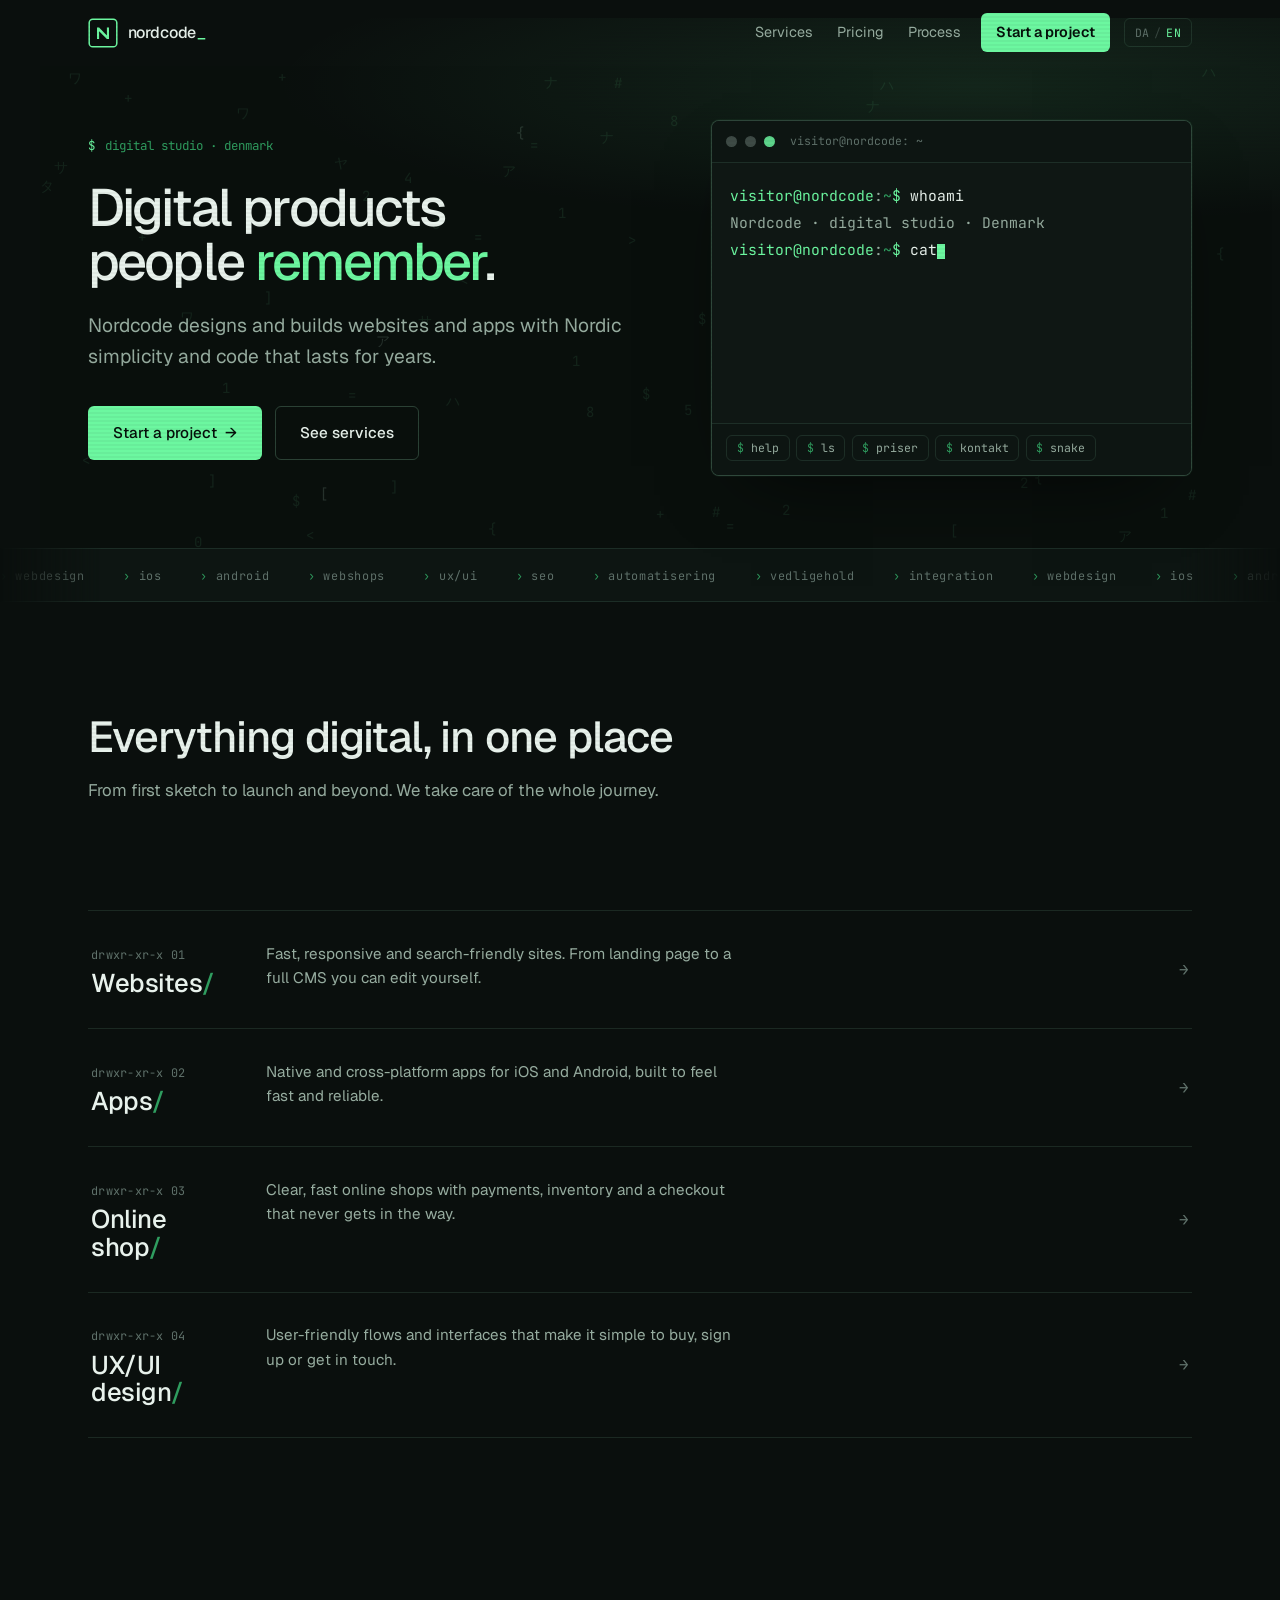
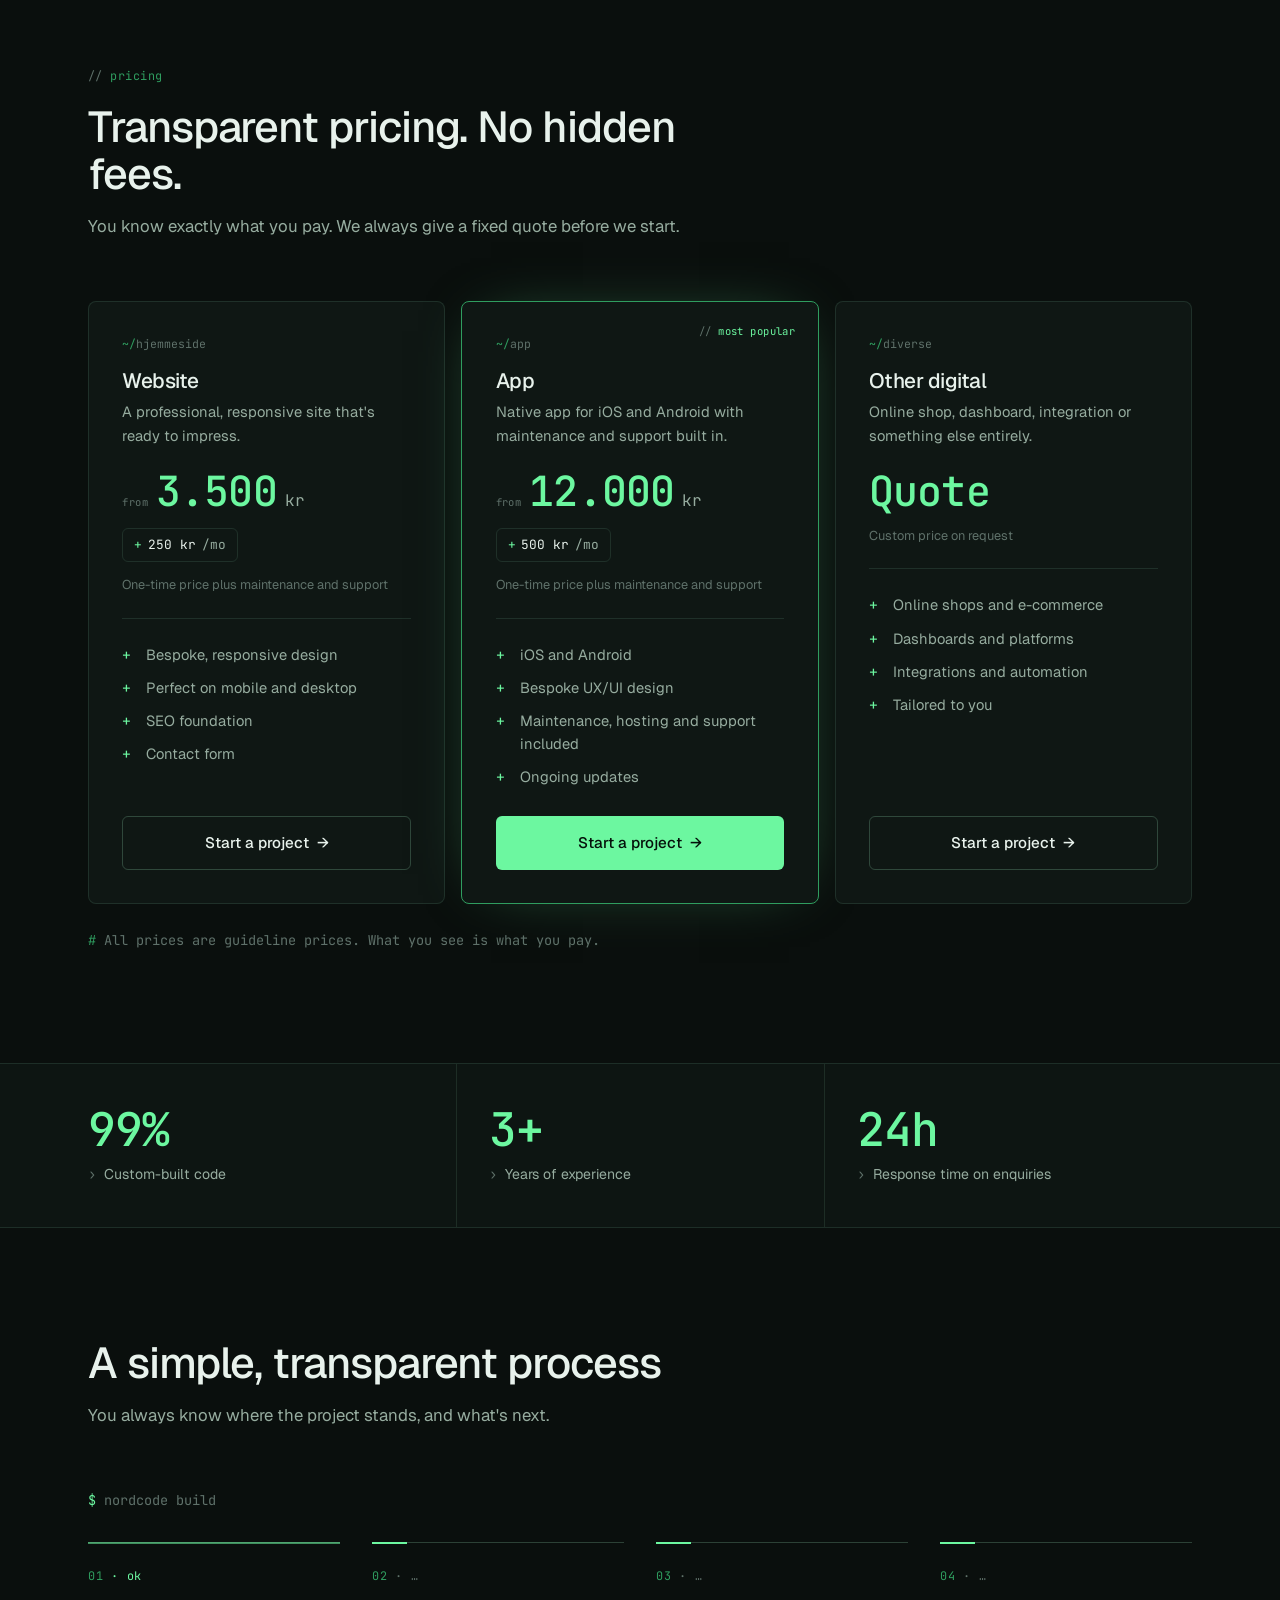
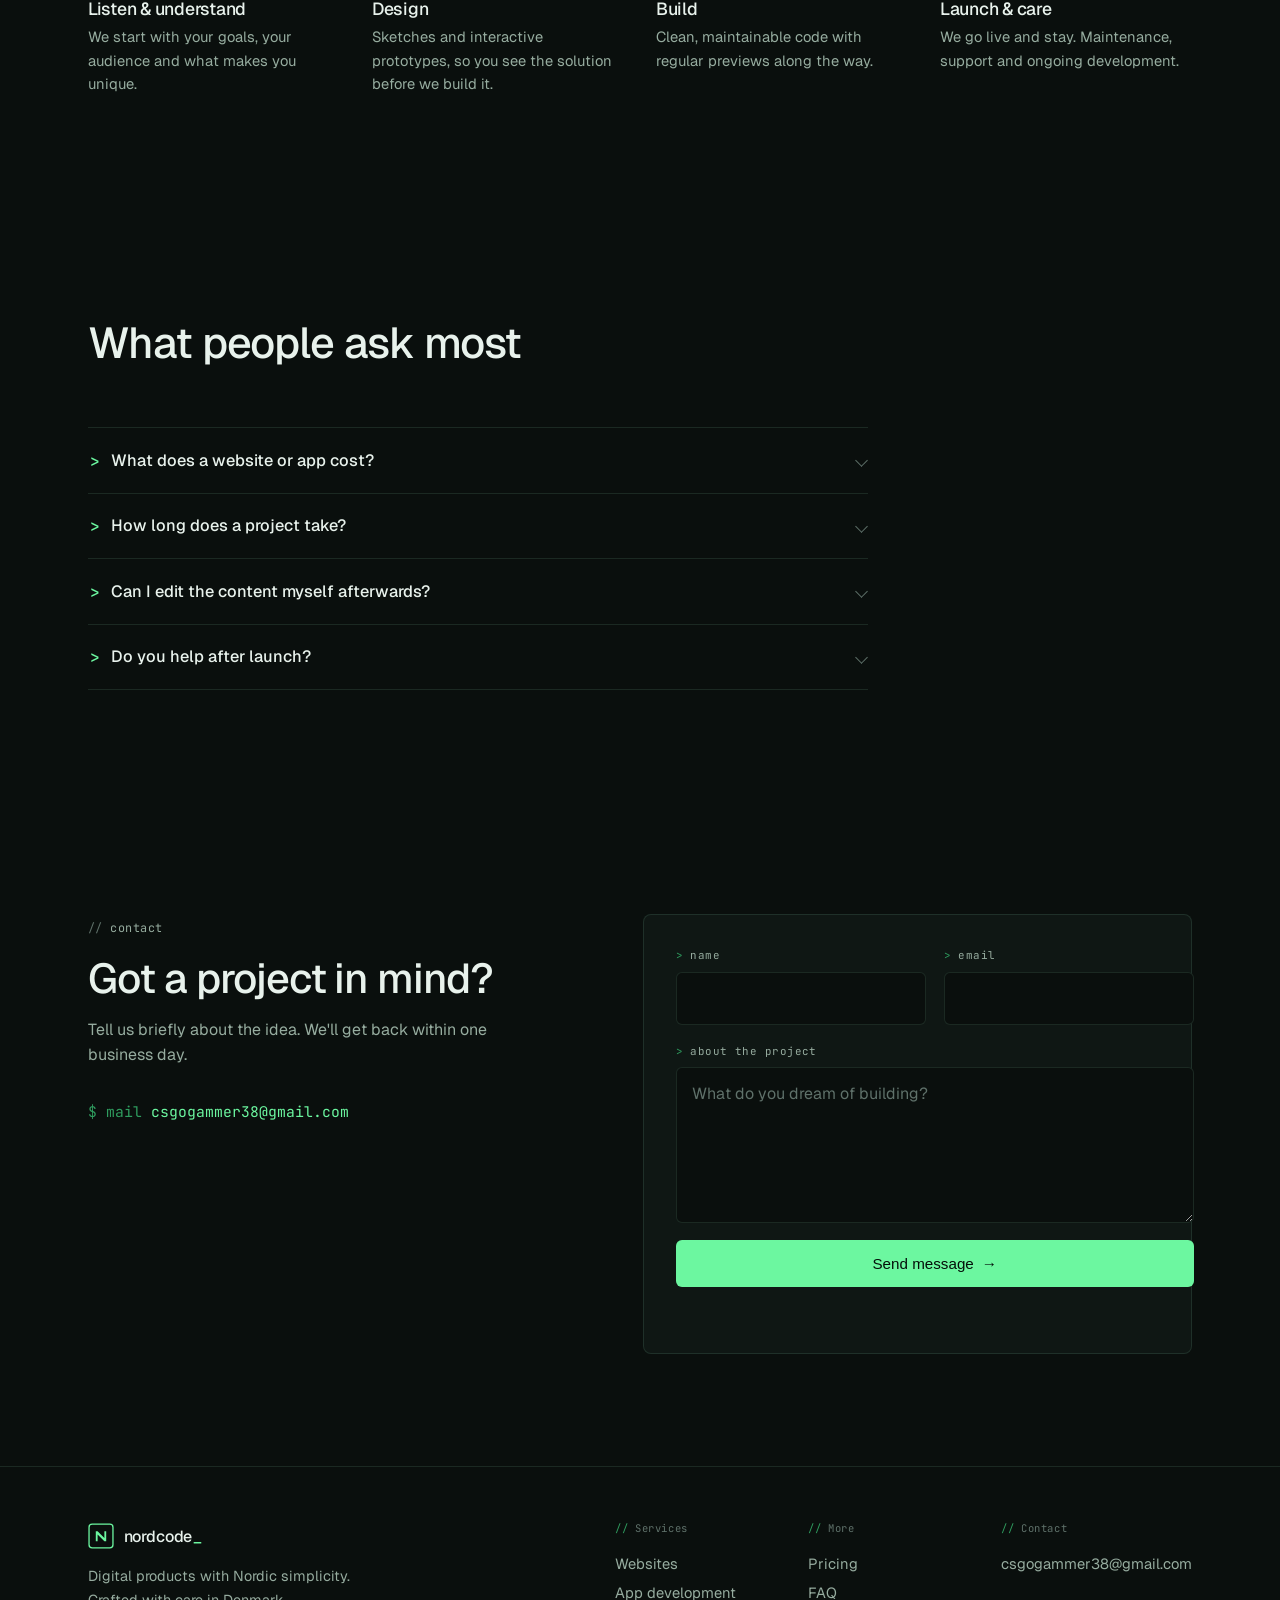
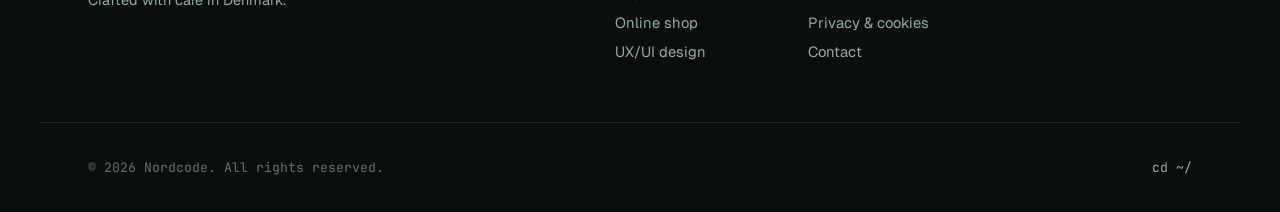
<file: index.html>
<!DOCTYPE html>
<html lang="da">
<head>
  <meta charset="UTF-8" />
  <meta name="viewport" content="width=device-width, initial-scale=1.0" />

  <title>Nordcode · Hjemmesider, apps og digitale produkter</title>
  <meta name="description" content="Nordcode er et dansk digitalt studie, der designer og bygger hjemmesider, apps og skræddersyede digitale produkter med nordisk enkelhed. Hjemmeside fra 3.500 kr." />
  <meta name="keywords" content="hjemmeside, webdesign, app udvikling, webshop, digitalt studie, Nordcode, hjemmeside Danmark, app udvikler" />
  <meta name="author" content="Nordcode" />
  <meta name="robots" content="index, follow, max-image-preview:large" />
  <meta name="theme-color" content="#0a0f0d" />
  <meta name="geo.region" content="DK" />
  <meta name="geo.placename" content="Danmark" />
  <meta name="apple-mobile-web-app-capable" content="yes" />
  <meta name="apple-mobile-web-app-status-bar-style" content="black-translucent" />
  <meta name="apple-mobile-web-app-title" content="Nordcode" />
  <meta name="application-name" content="Nordcode" />
  <link rel="canonical" href="https://nordcodestudio.com/" />

  <!-- Open Graph -->
  <meta property="og:type" content="website" />
  <meta property="og:site_name" content="Nordcode" />
  <meta property="og:title" content="Nordcode · Hjemmesider, apps og digitale produkter" />
  <meta property="og:description" content="Vi designer og bygger hjemmesider, apps og digitale produkter med nordisk enkelhed. Hjemmeside fra 3.500 kr." />
  <meta property="og:url" content="https://nordcodestudio.com/" />
  <meta property="og:image" content="https://nordcodestudio.com/og-image.png" />
  <meta property="og:image:width" content="1200" />
  <meta property="og:image:height" content="630" />
  <meta property="og:image:alt" content="Nordcode. Digitale produkter, folk husker." />
  <meta property="og:locale" content="da_DK" />
  <meta property="og:locale:alternate" content="en_US" />

  <!-- Twitter -->
  <meta name="twitter:card" content="summary_large_image" />
  <meta name="twitter:title" content="Nordcode · Hjemmesider, apps og digitale produkter" />
  <meta name="twitter:description" content="Vi designer og bygger hjemmesider, apps og digitale produkter med nordisk enkelhed." />
  <meta name="twitter:image" content="https://nordcodestudio.com/og-image.png" />

  <!-- Icons & manifest -->
  <link rel="icon" type="image/svg+xml" href="data:image/svg+xml,%3Csvg xmlns='http://www.w3.org/2000/svg' viewBox='0 0 100 100'%3E%3Crect width='100' height='100' rx='16' fill='%230a0f0d'/%3E%3Crect x='6' y='6' width='88' height='88' rx='12' fill='none' stroke='%236cf7a0' stroke-width='4'/%3E%3Cpath d='M30 70V32h7l26 26V32h7v38h-7L37 44v26z' fill='%236cf7a0'/%3E%3C/svg%3E" />
  <link rel="icon" type="image/png" sizes="192x192" href="icon-192.png" />
  <link rel="apple-touch-icon" href="apple-touch-icon.png" />
  <link rel="manifest" href="site.webmanifest" />

  <link rel="preconnect" href="https://fonts.googleapis.com" />
  <link rel="preconnect" href="https://fonts.gstatic.com" crossorigin />
  <link href="https://fonts.googleapis.com/css2?family=Geist:wght@400;500;600&family=JetBrains+Mono:wght@400;500&display=swap" rel="stylesheet" />
  <link rel="stylesheet" href="styles.css" />

  <!-- Structured data -->
  <script type="application/ld+json">
  {
    "@context": "https://schema.org",
    "@graph": [
      {
        "@type": "ProfessionalService",
        "@id": "https://nordcodestudio.com/#org",
        "name": "Nordcode",
        "url": "https://nordcodestudio.com/",
        "image": "https://nordcodestudio.com/og-image.png",
        "logo": "https://nordcodestudio.com/icon-512.png",
        "email": "csgogammer38@gmail.com",
        "description": "Nordcode designer og udvikler hjemmesider, apps og skræddersyede digitale produkter med nordisk enkelhed.",
        "slogan": "Digitale produkter, folk husker.",
        "areaServed": { "@type": "Country", "name": "Danmark" },
        "knowsLanguage": ["da", "en"],
        "priceRange": "fra 3.500 kr",
        "serviceType": ["Webdesign", "App-udvikling", "Webshop", "UX/UI-design"],
        "hasOfferCatalog": {
          "@type": "OfferCatalog",
          "name": "Ydelser",
          "itemListElement": [
            { "@type": "Offer", "price": "3500", "priceCurrency": "DKK", "itemOffered": { "@type": "Service", "name": "Hjemmeside", "description": "Hurtige, responsive og søgemaskinevenlige hjemmesider. Fra landingsside til fuldt CMS." } },
            { "@type": "Offer", "price": "12000", "priceCurrency": "DKK", "itemOffered": { "@type": "Service", "name": "App", "description": "Native og cross-platform apps til iOS og Android." } },
            { "@type": "Offer", "itemOffered": { "@type": "Service", "name": "Diverse digitalt", "description": "Webshops, dashboards, integrationer og automatiseringer." } }
          ]
        }
      },
      {
        "@type": "WebSite",
        "@id": "https://nordcodestudio.com/#website",
        "url": "https://nordcodestudio.com/",
        "name": "Nordcode",
        "inLanguage": "da-DK",
        "publisher": { "@id": "https://nordcodestudio.com/#org" }
      },
      {
        "@type": "FAQPage",
        "mainEntity": [
          { "@type": "Question", "name": "Hvad koster en hjemmeside eller app?", "acceptedAnswer": { "@type": "Answer", "text": "Det afhænger af omfang. En enkel landingsside starter typisk lavt, mens større platforme og apps er mere omfattende. Vi giver altid et klart tilbud, før vi går i gang. Ingen overraskelser." } },
          { "@type": "Question", "name": "Hvor lang tid tager et projekt?", "acceptedAnswer": { "@type": "Answer", "text": "En mindre hjemmeside kan være klar på få uger. Større projekter planlægger vi i faser, så du ser fremgang løbende." } },
          { "@type": "Question", "name": "Kan jeg selv redigere indholdet bagefter?", "acceptedAnswer": { "@type": "Answer", "text": "Ja. Vi bygger gerne med et brugervenligt CMS, så du nemt kan opdatere tekster, billeder og priser selv." } },
          { "@type": "Question", "name": "Hjælper I efter lancering?", "acceptedAnswer": { "@type": "Answer", "text": "Absolut. Vi tilbyder drift, support og videreudvikling, så din løsning bliver ved med at virke og vokse med dig." } }
        ]
      }
    ]
  }
  </script>
</head>
<body>
  <div class="grain" aria-hidden="true"></div>
  <div id="top-sentinel" aria-hidden="true"></div>

  <header class="site-header" id="top">
    <a href="#top" class="brand" aria-label="Nordcode">
      <svg class="brand-mark" viewBox="0 0 100 100" width="30" height="30" aria-hidden="true">
        <rect x="4" y="4" width="92" height="92" rx="12" fill="none" stroke="#6cf7a0" stroke-width="5" />
        <path d="M30 70V32h7l26 26V32h7v38h-7L37 44v26z" fill="#6cf7a0" />
      </svg>
      <span class="brand-name">nordcode</span>
    </a>
    <div class="header-actions">
      <nav class="nav" aria-label="Hovednavigation">
        <a href="#ydelser" data-i18n="nav.services">Ydelser</a>
        <a href="#priser" data-i18n="nav.pricing">Priser</a>
        <a href="#proces" data-i18n="nav.process">Proces</a>
        <a href="#kontakt" class="nav-cta" data-i18n="nav.cta">Start et projekt</a>
      </nav>
      <button class="lang-toggle" type="button" aria-label="Sprog / Language">
        <span data-lang="da">DA</span><span class="sep">/</span><span data-lang="en">EN</span>
      </button>
      <button class="nav-toggle" aria-label="Menu" aria-expanded="false">
        <span></span><span></span><span></span>
      </button>
    </div>
  </header>

  <main>
    <!-- ===== Hero ===== -->
    <section class="hero">
      <canvas class="hero-rain" aria-hidden="true"></canvas>
      <div class="hero-copy">
        <p class="hero-kicker reveal"><span data-i18n="hero.kicker">digitalt studie · danmark</span></p>
        <h1 class="reveal" data-i18n="hero.title">Digitale produkter,<br />folk <span class="accent">husker</span>.</h1>
        <p class="lead reveal" data-i18n="hero.lead">Nordcode designer og udvikler hjemmesider og apps med nordisk enkelhed og kode, der holder i årevis.</p>
        <div class="hero-actions reveal">
          <a href="#kontakt" class="btn btn-primary" data-i18n="hero.cta1">Start et projekt <span class="arrow">→</span></a>
          <a href="#ydelser" class="btn btn-ghost" data-i18n="hero.cta2">Se ydelser</a>
        </div>
      </div>
      <div class="term reveal" id="terminal" role="region" aria-label="Interaktiv terminal — skriv en kommando">
        <div class="term-bar">
          <span class="term-dot"></span><span class="term-dot"></span><span class="term-dot g"></span>
          <span class="term-title">visitor@nordcode: ~</span>
        </div>
        <div class="term-body" id="term-body">
          <div class="term-out" id="term-out"></div>
          <div class="term-input-line" id="term-input-line" hidden>
            <span class="ti-user">visitor@nordcode</span><span class="ti-colon">:</span><span class="ti-path">~</span><span class="ti-dollar">$</span>
            <input id="term-input" class="term-input" type="text" autocomplete="off" autocapitalize="none" autocorrect="off" spellcheck="false" enterkeyhint="send" aria-label="Skriv en kommando, fx help" />
          </div>
        </div>
        <div class="term-hints" id="term-hints">
          <button type="button" data-cmd="help">help</button>
          <button type="button" data-cmd="ls">ls</button>
          <button type="button" data-cmd="priser">priser</button>
          <button type="button" data-cmd="kontakt">kontakt</button>
          <button type="button" data-cmd="snake">snake</button>
        </div>
      </div>
    </section>

    <!-- ===== Marquee ===== -->
    <div class="marquee" aria-hidden="true">
      <div class="marquee-track">
        <span>webdesign</span><span>ios</span><span>android</span><span>webshops</span><span>ux/ui</span>
        <span>seo</span><span>automatisering</span><span>vedligehold</span><span>integration</span>
        <span>webdesign</span><span>ios</span><span>android</span><span>webshops</span><span>ux/ui</span>
        <span>seo</span><span>automatisering</span><span>vedligehold</span><span>integration</span>
      </div>
    </div>

    <!-- ===== Services (ls listing) ===== -->
    <section class="section" id="ydelser">
      <div class="section-head reveal">
        <h2 data-i18n="services.title">Alt det digitale, samlet ét sted</h2>
        <p class="section-sub" data-i18n="services.sub">Fra første skitse til lancering og videreudvikling. Vi tager ansvar for hele rejsen.</p>
      </div>
      <p class="svc-cmd reveal" data-i18n="services.cmd">ls -la ~/nordcode/ydelser</p>
      <div class="svc-list">
        <a class="svc-row reveal" href="hjemmesider/">
          <span class="svc-name"><span class="svc-perm">drwxr-xr-x 01</span><h3 data-i18n="svc1.title">Hjemmesider</h3></span>
          <p data-i18n="svc1.desc">Hurtige, responsive og søgemaskinevenlige sider. Fra landingsside til fuldt CMS, du selv kan redigere.</p>
          <span class="svc-arrow" aria-hidden="true">→</span>
        </a>
        <a class="svc-row reveal" href="apps/">
          <span class="svc-name"><span class="svc-perm">drwxr-xr-x 02</span><h3 data-i18n="svc2.title">Apps</h3></span>
          <p data-i18n="svc2.desc">Native og cross-platform apps til iOS og Android, bygget til at føles hurtige og pålidelige.</p>
          <span class="svc-arrow" aria-hidden="true">→</span>
        </a>
        <a class="svc-row reveal" href="webshop/">
          <span class="svc-name"><span class="svc-perm">drwxr-xr-x 03</span><h3 data-i18n="svc3.title">Webshop</h3></span>
          <p data-i18n="svc3.desc">Overskuelige webshops med betaling, lager og en checkout, der ikke står i vejen for salget.</p>
          <span class="svc-arrow" aria-hidden="true">→</span>
        </a>
        <a class="svc-row reveal" href="ux-ui/">
          <span class="svc-name"><span class="svc-perm">drwxr-xr-x 04</span><h3 data-i18n="svc4.title">UX/UI-design</h3></span>
          <p data-i18n="svc4.desc">Brugervenlige flows og grænseflader, der gør det enkelt at handle, tilmelde sig eller tage kontakt.</p>
          <span class="svc-arrow" aria-hidden="true">→</span>
        </a>
      </div>
    </section>

    <!-- ===== Pricing ===== -->
    <section class="section" id="priser">
      <div class="section-head reveal">
        <p class="eyebrow" data-i18n="pricing.eyebrow">priser</p>
        <h2 data-i18n="pricing.title">Gennemsigtige priser. Ingen skjulte gebyrer.</h2>
        <p class="section-sub" data-i18n="pricing.sub">Du ved præcis, hvad du betaler. Vi giver altid et fast tilbud, før vi går i gang.</p>
      </div>
      <div class="price-grid">
        <article class="price-card reveal">
          <span class="price-tag">hjemmeside</span>
          <h3 data-i18n="price1.title">Hjemmeside</h3>
          <p class="price-desc" data-i18n="price1.desc">En professionel, responsiv side, der er klar til at imponere.</p>
          <div class="price-block">
            <div class="price"><span class="price-from" data-i18n="price.from">fra</span><span class="amount">3.500</span><span class="cur">kr</span></div>
            <div class="price-mo"><span class="mo-plus">+</span><span class="mo-amount">250 kr</span><span class="mo-per" data-i18n="price.per">/md</span></div>
            <p class="price-note" data-i18n="price.note">Engangspris plus drift og support</p>
          </div>
          <ul class="price-list">
            <li data-i18n="price1.l1">Skræddersyet, responsivt design</li>
            <li data-i18n="price1.l2">Perfekt på mobil og desktop</li>
            <li data-i18n="price1.l3">SEO-grundopsætning</li>
            <li data-i18n="price1.l4">Kontaktformular</li>
          </ul>
          <a href="#kontakt" class="btn btn-ghost" data-i18n="price.cta">Start et projekt <span class="arrow">→</span></a>
        </article>

        <article class="price-card featured reveal">
          <span class="price-badge" data-i18n="price.badge">mest populær</span>
          <span class="price-tag">app</span>
          <h3 data-i18n="price2.title">App</h3>
          <p class="price-desc" data-i18n="price2.desc">Native app til iOS og Android med drift og support indbygget.</p>
          <div class="price-block">
            <div class="price"><span class="price-from" data-i18n="price.from">fra</span><span class="amount">12.000</span><span class="cur">kr</span></div>
            <div class="price-mo"><span class="mo-plus">+</span><span class="mo-amount">500 kr</span><span class="mo-per" data-i18n="price.per">/md</span></div>
            <p class="price-note" data-i18n="price.note">Engangspris plus drift og support</p>
          </div>
          <ul class="price-list">
            <li data-i18n="price2.l1">iOS og Android</li>
            <li data-i18n="price2.l2">Skræddersyet UX/UI-design</li>
            <li data-i18n="price2.l3">Drift, hosting og support inkluderet</li>
            <li data-i18n="price2.l4">Løbende opdateringer</li>
          </ul>
          <a href="#kontakt" class="btn btn-primary" data-i18n="price.cta2">Start et projekt <span class="arrow">→</span></a>
        </article>

        <article class="price-card reveal">
          <span class="price-tag">diverse</span>
          <h3 data-i18n="price3.title">Diverse digitalt</h3>
          <p class="price-desc" data-i18n="price3.desc">Webshop, dashboard, integration eller noget helt fjerde.</p>
          <div class="price-block">
            <div class="price"><span class="amount" data-i18n="price3.amount">Tilbud</span></div>
            <p class="price-note" data-i18n="price3.note">Skræddersyet pris efter behov</p>
          </div>
          <ul class="price-list">
            <li data-i18n="price3.l1">Webshops og e-handel</li>
            <li data-i18n="price3.l2">Dashboards og platforme</li>
            <li data-i18n="price3.l3">Integrationer og automatisering</li>
            <li data-i18n="price3.l4">Skræddersyet til dig</li>
          </ul>
          <a href="#kontakt" class="btn btn-ghost" data-i18n="price.cta">Start et projekt <span class="arrow">→</span></a>
        </article>
      </div>
      <p class="price-foot reveal" data-i18n="price.foot">Alle priser er vejledende. Det du ser, er det du betaler.</p>
    </section>

    <!-- ===== Stats ===== -->
    <section class="stats-band">
      <div class="stats-inner stats-inner-3">
        <div class="stat reveal"><span class="stat-num" data-count="100" data-suffix-da="%" data-suffix-en="%">0</span><span class="stat-label" data-i18n="stat2.label">Skræddersyet kode</span></div>
        <div class="stat reveal"><span class="stat-num" data-count="3" data-suffix-da="+" data-suffix-en="+">0</span><span class="stat-label" data-i18n="stat3.label">Års erfaring</span></div>
        <div class="stat reveal"><span class="stat-num" data-count="24" data-suffix-da="t" data-suffix-en="h">0</span><span class="stat-label" data-i18n="stat4.label">Svartid på henvendelser</span></div>
      </div>
    </section>

    <!-- ===== Process ===== -->
    <section class="section" id="proces">
      <div class="section-head reveal">
        <h2 data-i18n="process.title">En enkel, gennemsigtig proces</h2>
        <p class="section-sub" data-i18n="process.sub">Du ved altid, hvor projektet er, og hvad næste skridt er.</p>
      </div>
      <p class="build-log" id="build-log" aria-hidden="true"><span class="bl-p">$</span> nordcode build <span class="bl-out" id="bl-out"></span></p>
      <ol class="steps" id="steps">
        <li class="reveal"><span class="step-no">01</span><h3 data-i18n="step1.title">Lyt &amp; forstå</h3><p data-i18n="step1.desc">Vi starter med dine mål, din målgruppe og det, der gør jer unikke.</p></li>
        <li class="reveal"><span class="step-no">02</span><h3 data-i18n="step2.title">Design</h3><p data-i18n="step2.desc">Skitser og interaktive prototyper, så du ser løsningen før vi bygger den.</p></li>
        <li class="reveal"><span class="step-no">03</span><h3 data-i18n="step3.title">Byg</h3><p data-i18n="step3.desc">Ren, vedligeholdbar kode med løbende fremvisninger undervejs.</p></li>
        <li class="reveal"><span class="step-no">04</span><h3 data-i18n="step4.title">Lancér &amp; pas på</h3><p data-i18n="step4.desc">Vi går live og bliver. Drift, support og videreudvikling.</p></li>
      </ol>
    </section>

    <!-- ===== FAQ ===== -->
    <section class="section" id="faq">
      <div class="section-head reveal">
        <h2 data-i18n="faq.title">Det spørger folk oftest om</h2>
      </div>
      <div class="accordion reveal">
        <details>
          <summary><span data-i18n="faq1.q">Hvad koster en hjemmeside eller app?</span><span class="chev" aria-hidden="true"></span></summary>
          <div class="acc-body"><p data-i18n="faq1.a">Det afhænger af omfang. En enkel landingsside starter typisk lavt, mens større platforme og apps er mere omfattende. Vi giver altid et klart tilbud, før vi går i gang. Ingen overraskelser.</p></div>
        </details>
        <details>
          <summary><span data-i18n="faq2.q">Hvor lang tid tager et projekt?</span><span class="chev" aria-hidden="true"></span></summary>
          <div class="acc-body"><p data-i18n="faq2.a">En mindre hjemmeside kan være klar på få uger. Større projekter planlægger vi i faser, så du ser fremgang løbende.</p></div>
        </details>
        <details>
          <summary><span data-i18n="faq3.q">Kan jeg selv redigere indholdet bagefter?</span><span class="chev" aria-hidden="true"></span></summary>
          <div class="acc-body"><p data-i18n="faq3.a">Ja. Vi bygger gerne med et brugervenligt CMS, så du nemt kan opdatere tekster, billeder og priser selv.</p></div>
        </details>
        <details>
          <summary><span data-i18n="faq4.q">Hjælper I efter lancering?</span><span class="chev" aria-hidden="true"></span></summary>
          <div class="acc-body"><p data-i18n="faq4.a">Absolut. Vi tilbyder drift, support og videreudvikling, så din løsning bliver ved med at virke og vokse med dig.</p></div>
        </details>
      </div>
    </section>

    <!-- ===== Contact ===== -->
    <section class="section" id="kontakt">
      <div class="contact-grid">
        <div class="contact-info reveal">
          <p class="eyebrow" data-i18n="contact.eyebrow">kontakt</p>
          <h2 data-i18n="contact.title">Har du et projekt i tankerne?</h2>
          <p data-i18n="contact.sub">Fortæl os kort om idéen. Vi vender tilbage inden for én arbejdsdag.</p>
          <p class="contact-alt"><a href="mailto:csgogammer38@gmail.com">csgogammer38@gmail.com</a></p>
        </div>
        <form class="contact-form reveal" novalidate>
          <div class="field">
            <label for="name" data-i18n="form.name">navn</label>
            <input id="name" name="name" type="text" autocomplete="name" required />
          </div>
          <div class="field">
            <label for="email" data-i18n="form.email">e-mail</label>
            <input id="email" name="email" type="email" autocomplete="email" required />
          </div>
          <div class="field field-full">
            <label for="message" data-i18n="form.message">om projektet</label>
            <textarea id="message" name="message" rows="5" data-i18n-ph="form.ph" placeholder="Hvad drømmer du om at bygge?" required></textarea>
          </div>
          <input type="text" name="_honey" class="hp-field" tabindex="-1" autocomplete="off" aria-hidden="true" />
          <button type="submit" class="btn btn-primary" data-i18n="form.cta">Send besked <span class="arrow">→</span></button>
          <p class="form-status" role="status" aria-live="polite"></p>
        </form>
      </div>
    </section>
  </main>

  <footer class="site-footer">
    <div class="footer-top">
      <div class="footer-brand">
        <div class="brand">
          <svg class="brand-mark" viewBox="0 0 100 100" width="26" height="26" aria-hidden="true">
            <rect x="4" y="4" width="92" height="92" rx="12" fill="none" stroke="#6cf7a0" stroke-width="5" />
            <path d="M30 70V32h7l26 26V32h7v38h-7L37 44v26z" fill="#6cf7a0" />
          </svg>
          <span class="brand-name">nordcode</span>
        </div>
        <p data-i18n="footer.tag">Digitale produkter med nordisk enkelhed. Bygget med omhu i Danmark.</p>
      </div>
      <nav class="footer-cols" aria-label="Sidefod">
        <div><h4 data-i18n="footer.h1">Ydelser</h4><a href="hjemmesider/" data-i18n="foot.web">Hjemmesider</a><a href="apps/" data-i18n="foot.app">App-udvikling</a><a href="webshop/" data-i18n="foot.shop">Webshop</a><a href="ux-ui/" data-i18n="foot.ux">UX/UI-design</a></div>
        <div><h4 data-i18n="footer.h2">Mere</h4><a href="#priser" data-i18n="nav.pricing">Priser</a><a href="#faq" data-i18n="footer.faq">FAQ</a><a href="privatliv/" data-i18n="foot.privacy">Privatliv &amp; cookies</a><a href="#kontakt" data-i18n="footer.kontakt">Kontakt</a></div>
        <div><h4 data-i18n="footer.h3">Kontakt</h4><a href="mailto:csgogammer38@gmail.com">csgogammer38@gmail.com</a></div>
      </nav>
    </div>
    <div class="footer-bottom">
      <p>© <span id="year"></span> <span data-i18n="footer.rights">Nordcode. Alle rettigheder forbeholdes.</span></p>
      <a href="#top" class="to-top" data-i18n="footer.totop">cd ~/</a>
    </div>
  </footer>

  <script src="i18n.js"></script>
  <script src="script.js"></script>
</body>
</html>
</file>
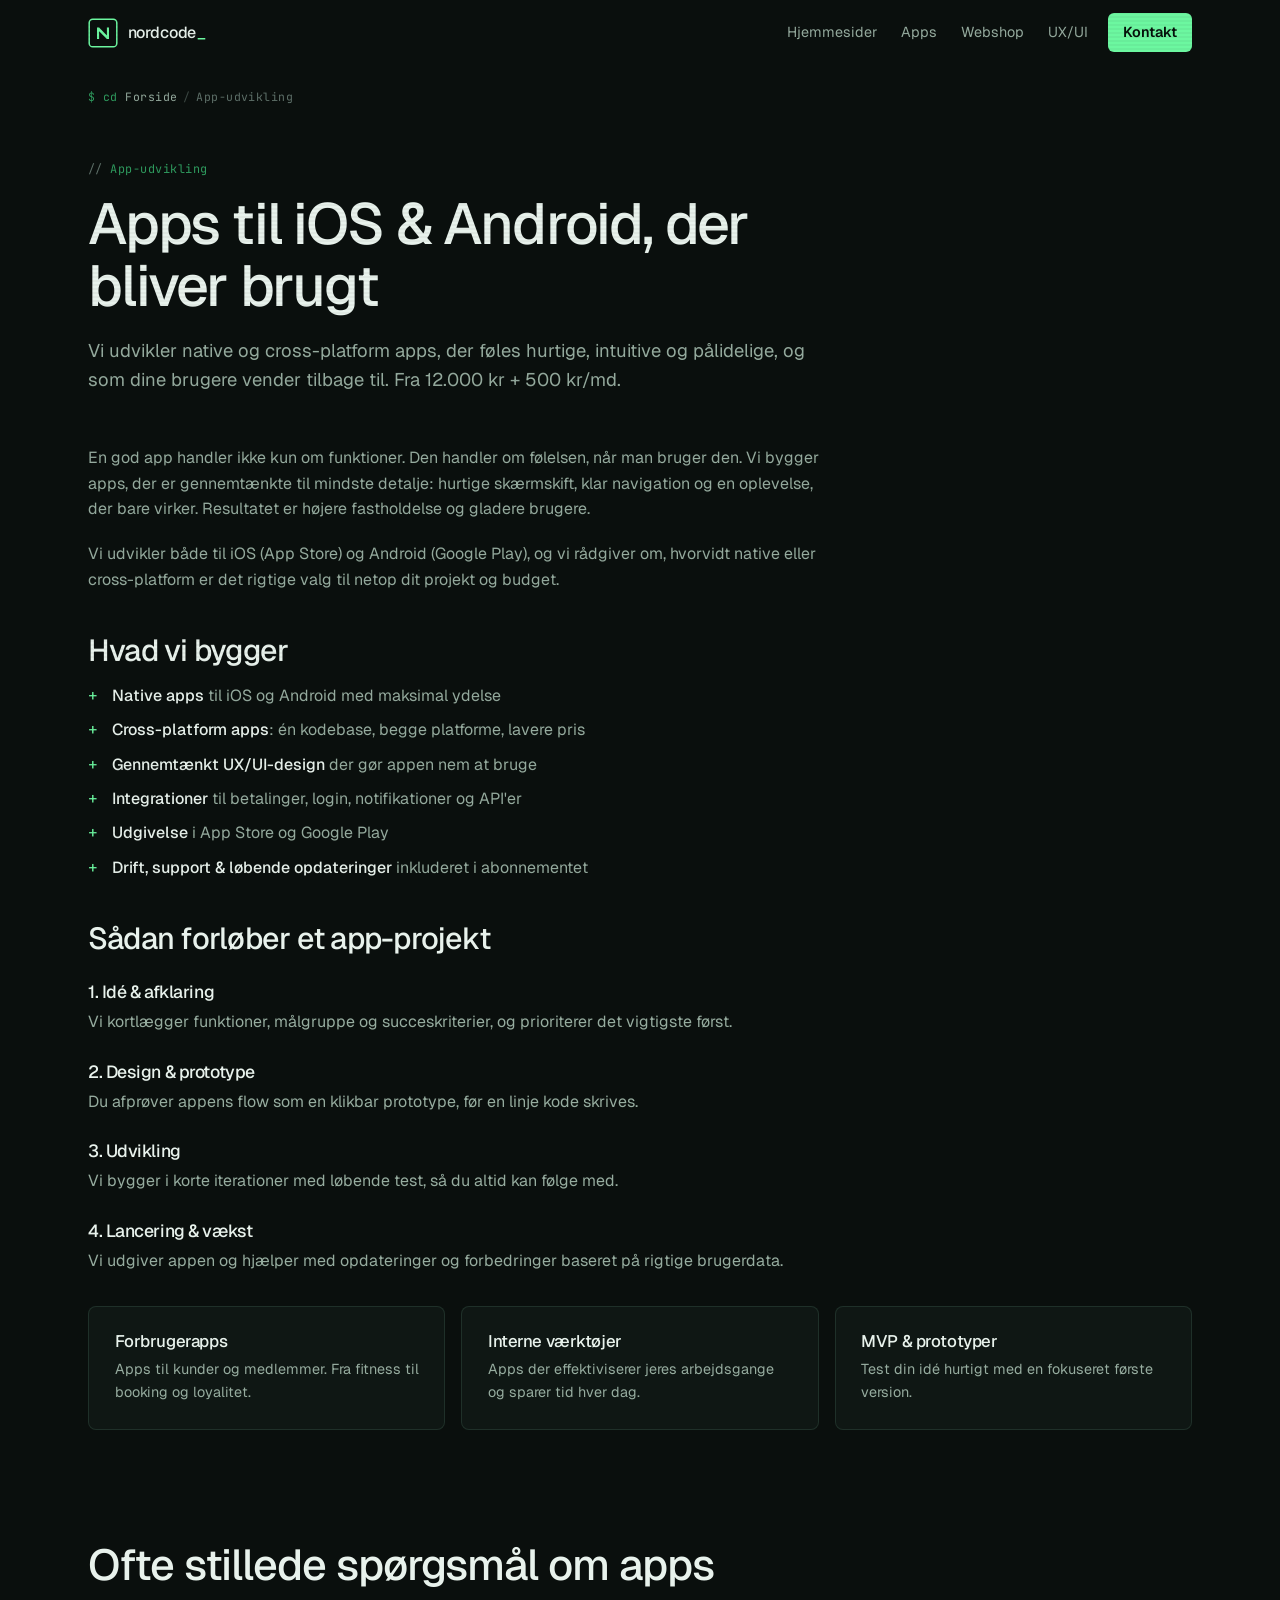
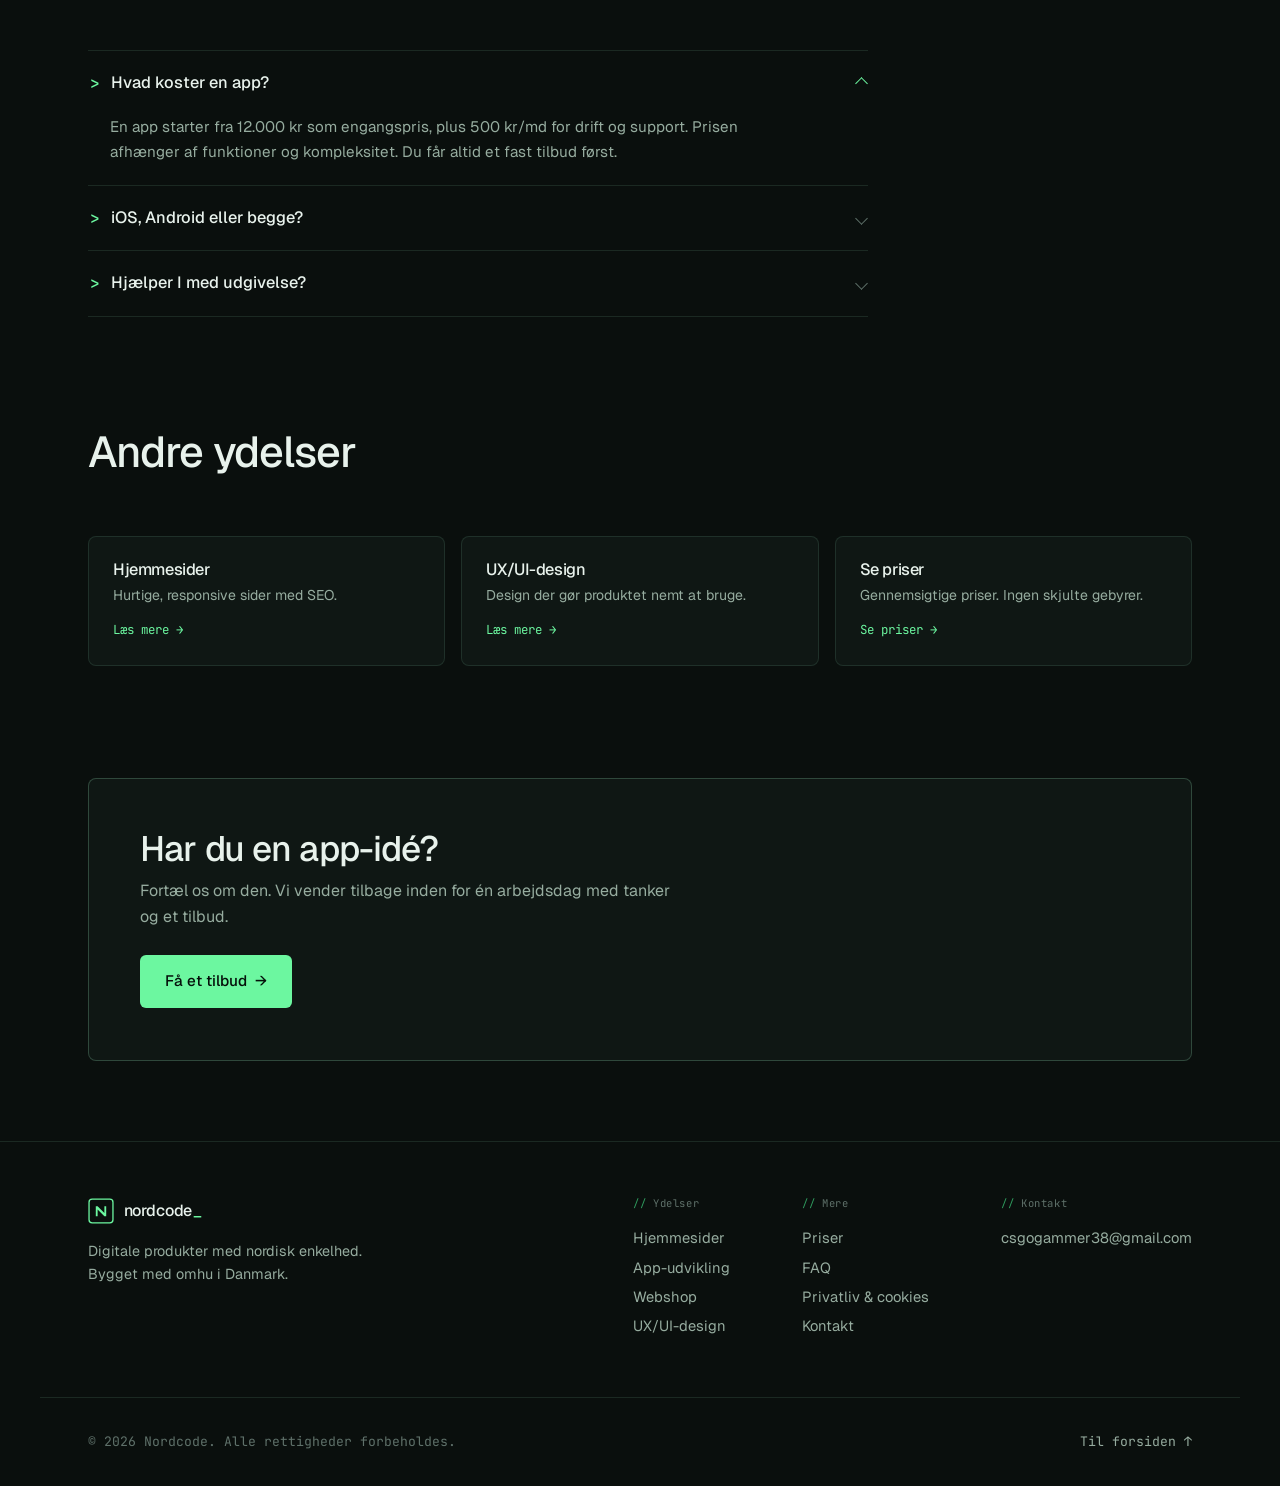
<file: apps/index.html>
<!DOCTYPE html>
<html lang="da">
<head>
  <meta charset="UTF-8" />
  <meta name="viewport" content="width=device-width, initial-scale=1.0" />
  <title>App-udvikling til iOS og Android fra 12.000 kr | Nordcode</title>
  <meta name="description" content="Få udviklet en native eller cross-platform app til iOS og Android. Nordcode bygger hurtige, intuitive og pålidelige apps fra 12.000 kr + 500 kr/md. Få et tilbud." />
  <meta name="keywords" content="app udvikling, app udvikler, iOS app, Android app, native app, cross-platform, app pris, app Danmark" />
  <meta name="robots" content="index, follow, max-image-preview:large" />
  <meta name="theme-color" content="#0a0f0d" />
  <link rel="canonical" href="https://nordcodestudio.com/apps/" />
  <meta property="og:type" content="website" />
  <meta property="og:site_name" content="Nordcode" />
  <meta property="og:title" content="App-udvikling til iOS og Android | Nordcode" />
  <meta property="og:description" content="Native og cross-platform apps til iOS og Android. Hurtige, intuitive og pålidelige. Fra 12.000 kr." />
  <meta property="og:url" content="https://nordcodestudio.com/apps/" />
  <meta property="og:image" content="https://nordcodestudio.com/og-image.png" />
  <meta property="og:locale" content="da_DK" />
  <link rel="preconnect" href="https://fonts.googleapis.com" />
  <link rel="preconnect" href="https://fonts.gstatic.com" crossorigin />
  <link href="https://fonts.googleapis.com/css2?family=Geist:wght@400;500;600&family=JetBrains+Mono:wght@400;500&display=swap" rel="stylesheet" />
  <link rel="stylesheet" href="../styles.css" />
  <link rel="icon" type="image/svg+xml" href="data:image/svg+xml,%3Csvg xmlns='http://www.w3.org/2000/svg' viewBox='0 0 100 100'%3E%3Crect width='100' height='100' rx='16' fill='%230a0f0d'/%3E%3Crect x='6' y='6' width='88' height='88' rx='12' fill='none' stroke='%236cf7a0' stroke-width='4'/%3E%3Cpath d='M30 70V32h7l26 26V32h7v38h-7L37 44v26z' fill='%236cf7a0'/%3E%3C/svg%3E" />
  <script type="application/ld+json">
  {"@context":"https://schema.org","@graph":[
    {"@type":"Service","name":"App-udvikling","serviceType":"App-udvikling","provider":{"@type":"ProfessionalService","name":"Nordcode","url":"https://nordcodestudio.com/"},"areaServed":{"@type":"Country","name":"Danmark"},"description":"Native og cross-platform apps til iOS og Android.","offers":{"@type":"Offer","price":"12000","priceCurrency":"DKK"}},
    {"@type":"BreadcrumbList","itemListElement":[
      {"@type":"ListItem","position":1,"name":"Forside","item":"https://nordcodestudio.com/"},
      {"@type":"ListItem","position":2,"name":"App-udvikling","item":"https://nordcodestudio.com/apps/"}]},
    {"@type":"FAQPage","mainEntity":[
      {"@type":"Question","name":"Hvad koster en app?","acceptedAnswer":{"@type":"Answer","text":"En app starter fra 12.000 kr som engangspris, plus 500 kr/md for drift og support. Prisen afhænger af funktioner og kompleksitet. Du får altid et fast tilbud først."}},
      {"@type":"Question","name":"Bygger I til både iOS og Android?","acceptedAnswer":{"@type":"Answer","text":"Ja. Vi udvikler både native og cross-platform apps, så din app kan udgives til både iOS (App Store) og Android (Google Play)."}},
      {"@type":"Question","name":"Hjælper I med at udgive appen?","acceptedAnswer":{"@type":"Answer","text":"Ja. Vi hjælper hele vejen, fra design og udvikling til udgivelse i App Store og Google Play samt løbende opdateringer."}}]}
  ]}
  </script>
</head>
<body>
  <div class="grain" aria-hidden="true"></div>

  <header class="site-header" id="top">
    <a href="../" class="brand" aria-label="Nordcode forside">
      <svg class="brand-mark" viewBox="0 0 100 100" width="30" height="30" aria-hidden="true">
        <rect x="4" y="4" width="92" height="92" rx="12" fill="none" stroke="#6cf7a0" stroke-width="5" />
        <path d="M30 70V32h7l26 26V32h7v38h-7L37 44v26z" fill="#6cf7a0" />
      </svg>
      <span class="brand-name">nordcode</span>
    </a>
    <div class="header-actions">
      <nav class="nav" aria-label="Hovednavigation">
        <a href="../hjemmesider/">Hjemmesider</a>
        <a href="../apps/">Apps</a>
        <a href="../webshop/">Webshop</a>
        <a href="../ux-ui/">UX/UI</a>
        <a href="../#kontakt" class="nav-cta">Kontakt</a>
      </nav>
      <button class="nav-toggle" aria-label="Menu" aria-expanded="false"><span></span><span></span><span></span></button>
    </div>
  </header>

  <main>
    <nav class="breadcrumb" aria-label="Brødkrumme">
      <a href="../">Forside</a><span class="sep">/</span>App-udvikling
    </nav>

    <section class="page-hero">
      <p class="eyebrow">App-udvikling</p>
      <h1>Apps til iOS &amp; Android, der bliver brugt</h1>
      <p class="lead">Vi udvikler native og cross-platform apps, der føles hurtige, intuitive og pålidelige, og som dine brugere vender tilbage til. Fra 12.000 kr + 500 kr/md.</p>
    </section>

    <section class="section" style="padding-top:1.5rem">
      <div class="prose">
        <p>En god app handler ikke kun om funktioner. Den handler om følelsen, når man bruger den. Vi bygger apps, der er gennemtænkte til mindste detalje: hurtige skærmskift, klar navigation og en oplevelse, der bare virker. Resultatet er højere fastholdelse og gladere brugere.</p>
        <p>Vi udvikler både til iOS (App Store) og Android (Google Play), og vi rådgiver om, hvorvidt native eller cross-platform er det rigtige valg til netop dit projekt og budget.</p>

        <h2>Hvad vi bygger</h2>
        <ul>
          <li><strong>Native apps</strong> til iOS og Android med maksimal ydelse</li>
          <li><strong>Cross-platform apps</strong>: én kodebase, begge platforme, lavere pris</li>
          <li><strong>Gennemtænkt UX/UI-design</strong> der gør appen nem at bruge</li>
          <li><strong>Integrationer</strong> til betalinger, login, notifikationer og API'er</li>
          <li><strong>Udgivelse</strong> i App Store og Google Play</li>
          <li><strong>Drift, support &amp; løbende opdateringer</strong> inkluderet i abonnementet</li>
        </ul>

        <h2>Sådan forløber et app-projekt</h2>
        <h3>1. Idé &amp; afklaring</h3>
        <p>Vi kortlægger funktioner, målgruppe og succeskriterier, og prioriterer det vigtigste først.</p>
        <h3>2. Design &amp; prototype</h3>
        <p>Du afprøver appens flow som en klikbar prototype, før en linje kode skrives.</p>
        <h3>3. Udvikling</h3>
        <p>Vi bygger i korte iterationer med løbende test, så du altid kan følge med.</p>
        <h3>4. Lancering &amp; vækst</h3>
        <p>Vi udgiver appen og hjælper med opdateringer og forbedringer baseret på rigtige brugerdata.</p>
      </div>

      <div class="info-grid">
        <article class="card"><h3>Forbrugerapps</h3><p>Apps til kunder og medlemmer. Fra fitness til booking og loyalitet.</p></article>
        <article class="card"><h3>Interne værktøjer</h3><p>Apps der effektiviserer jeres arbejdsgange og sparer tid hver dag.</p></article>
        <article class="card"><h3>MVP &amp; prototyper</h3><p>Test din idé hurtigt med en fokuseret første version.</p></article>
      </div>
    </section>

    <section class="section faq" style="padding-top:0">
      <div class="section-head"><h2>Ofte stillede spørgsmål om apps</h2></div>
      <div class="accordion">
        <details open><summary><span>Hvad koster en app?</span><span class="chev" aria-hidden="true"></span></summary>
          <div class="acc-body"><p>En app starter fra 12.000 kr som engangspris, plus 500 kr/md for drift og support. Prisen afhænger af funktioner og kompleksitet. Du får altid et fast tilbud først.</p></div></details>
        <details><summary><span>iOS, Android eller begge?</span><span class="chev" aria-hidden="true"></span></summary>
          <div class="acc-body"><p>Vi bygger til begge. Med en cross-platform-tilgang kan vi ofte dække både iOS og Android med én kodebase og lavere pris.</p></div></details>
        <details><summary><span>Hjælper I med udgivelse?</span><span class="chev" aria-hidden="true"></span></summary>
          <div class="acc-body"><p>Ja. Vi hjælper hele vejen til App Store og Google Play, og står for løbende opdateringer bagefter.</p></div></details>
      </div>
    </section>

    <section class="section" style="padding-top:0">
      <div class="section-head"><h2>Andre ydelser</h2></div>
      <div class="related-grid">
        <a class="related-card" href="../hjemmesider/"><h3>Hjemmesider</h3><p>Hurtige, responsive sider med SEO.</p><span class="ra">Læs mere →</span></a>
        <a class="related-card" href="../ux-ui/"><h3>UX/UI-design</h3><p>Design der gør produktet nemt at bruge.</p><span class="ra">Læs mere →</span></a>
        <a class="related-card" href="../#priser"><h3>Se priser</h3><p>Gennemsigtige priser. Ingen skjulte gebyrer.</p><span class="ra">Se priser →</span></a>
      </div>
    </section>
  </main>

  <div class="cta-band">
    <div class="cta-inner">
      <h2>Har du en app-idé?</h2>
      <p>Fortæl os om den. Vi vender tilbage inden for én arbejdsdag med tanker og et tilbud.</p>
      <a href="../#kontakt" class="btn btn-primary">Få et tilbud <span class="arrow">→</span></a>
    </div>
  </div>

  <footer class="site-footer">
    <div class="footer-top">
      <div class="footer-brand">
        <div class="brand">
          <svg class="brand-mark" viewBox="0 0 100 100" width="26" height="26" aria-hidden="true"><rect x="4" y="4" width="92" height="92" rx="12" fill="none" stroke="#6cf7a0" stroke-width="5" /><path d="M30 70V32h7l26 26V32h7v38h-7L37 44v26z" fill="#6cf7a0" /></svg>
          <span class="brand-name">nordcode</span>
        </div>
        <p>Digitale produkter med nordisk enkelhed. Bygget med omhu i Danmark.</p>
      </div>
      <nav class="footer-cols" aria-label="Sidefod">
        <div><h4>Ydelser</h4><a href="../hjemmesider/">Hjemmesider</a><a href="../apps/">App-udvikling</a><a href="../webshop/">Webshop</a><a href="../ux-ui/">UX/UI-design</a></div>
        <div><h4>Mere</h4><a href="../#priser">Priser</a><a href="../#faq">FAQ</a><a href="../privatliv/">Privatliv &amp; cookies</a><a href="../#kontakt">Kontakt</a></div>
        <div><h4>Kontakt</h4><a href="mailto:csgogammer38@gmail.com">csgogammer38@gmail.com</a></div>
      </nav>
    </div>
    <div class="footer-bottom">
      <p>© <span id="year"></span> Nordcode. Alle rettigheder forbeholdes.</p>
      <a href="../" class="to-top">Til forsiden ↑</a>
    </div>
  </footer>

  <script src="../script.js"></script>
</body>
</html>
</file>
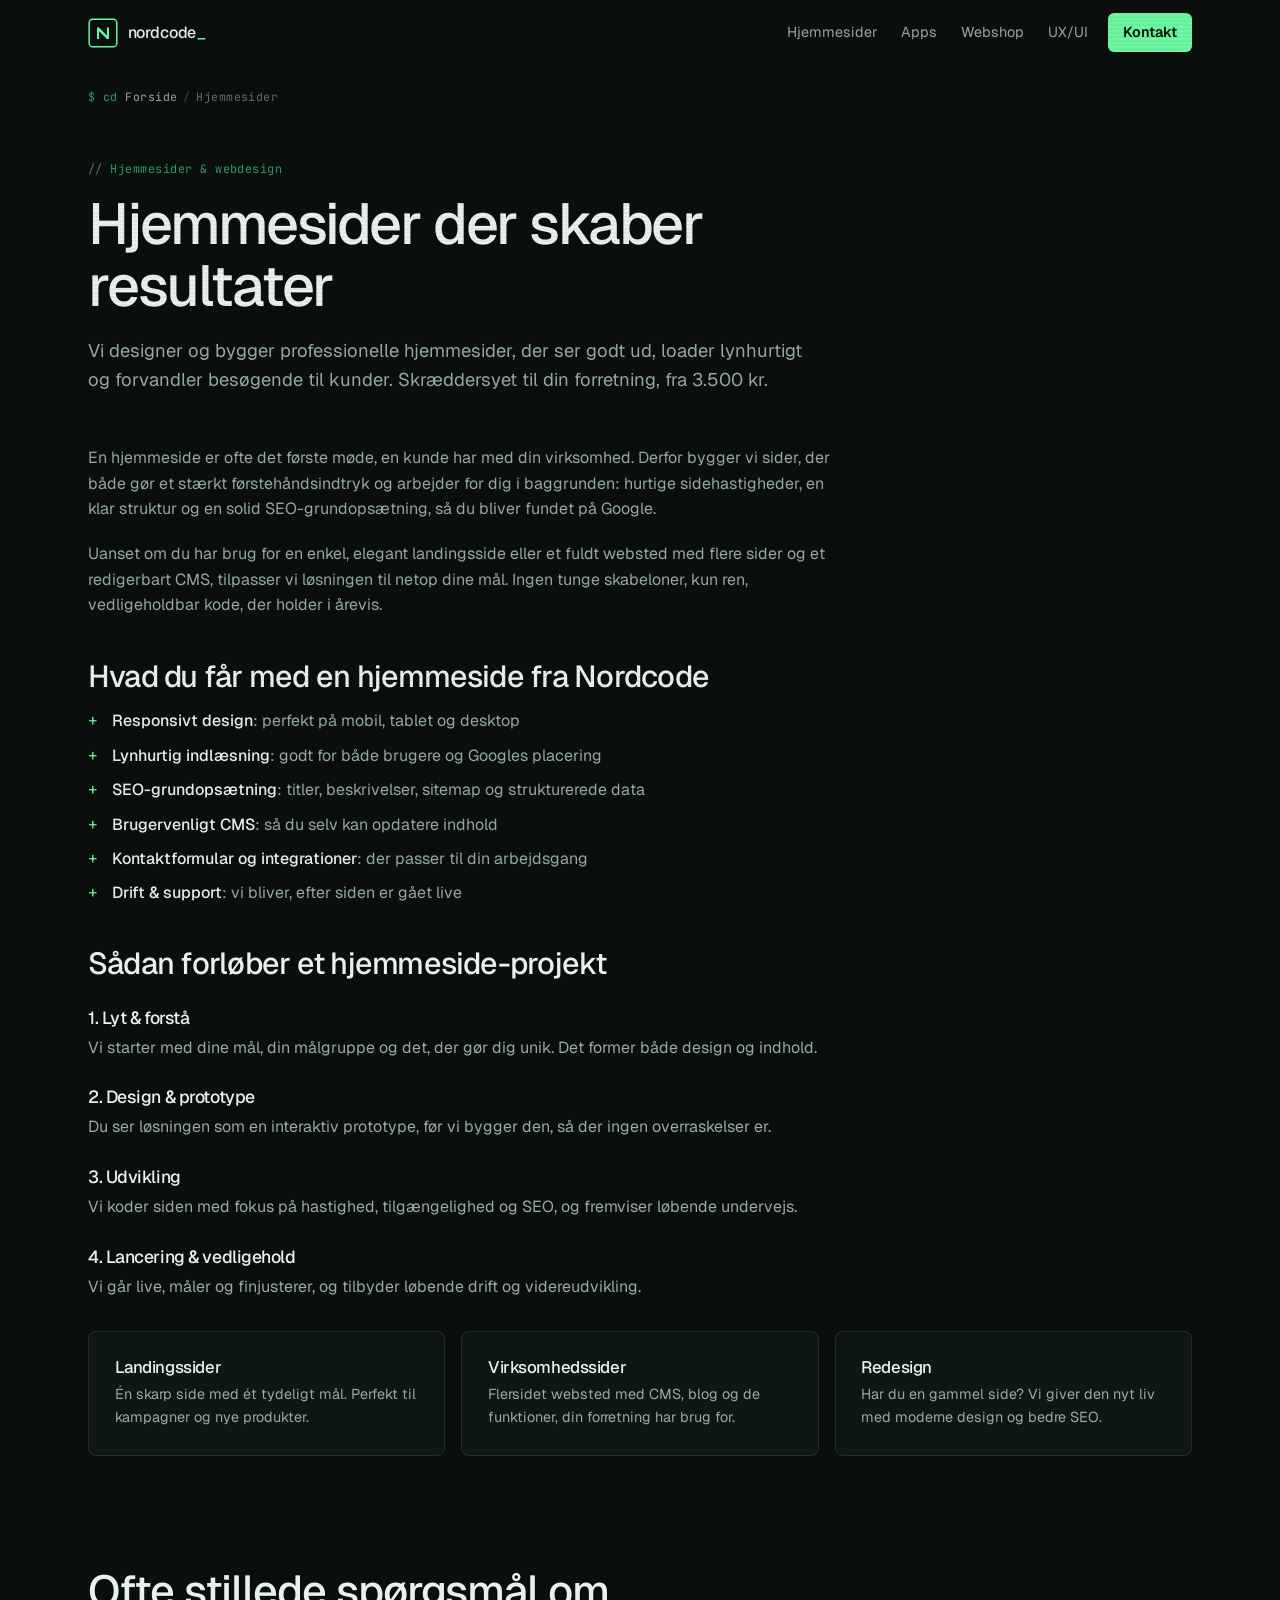
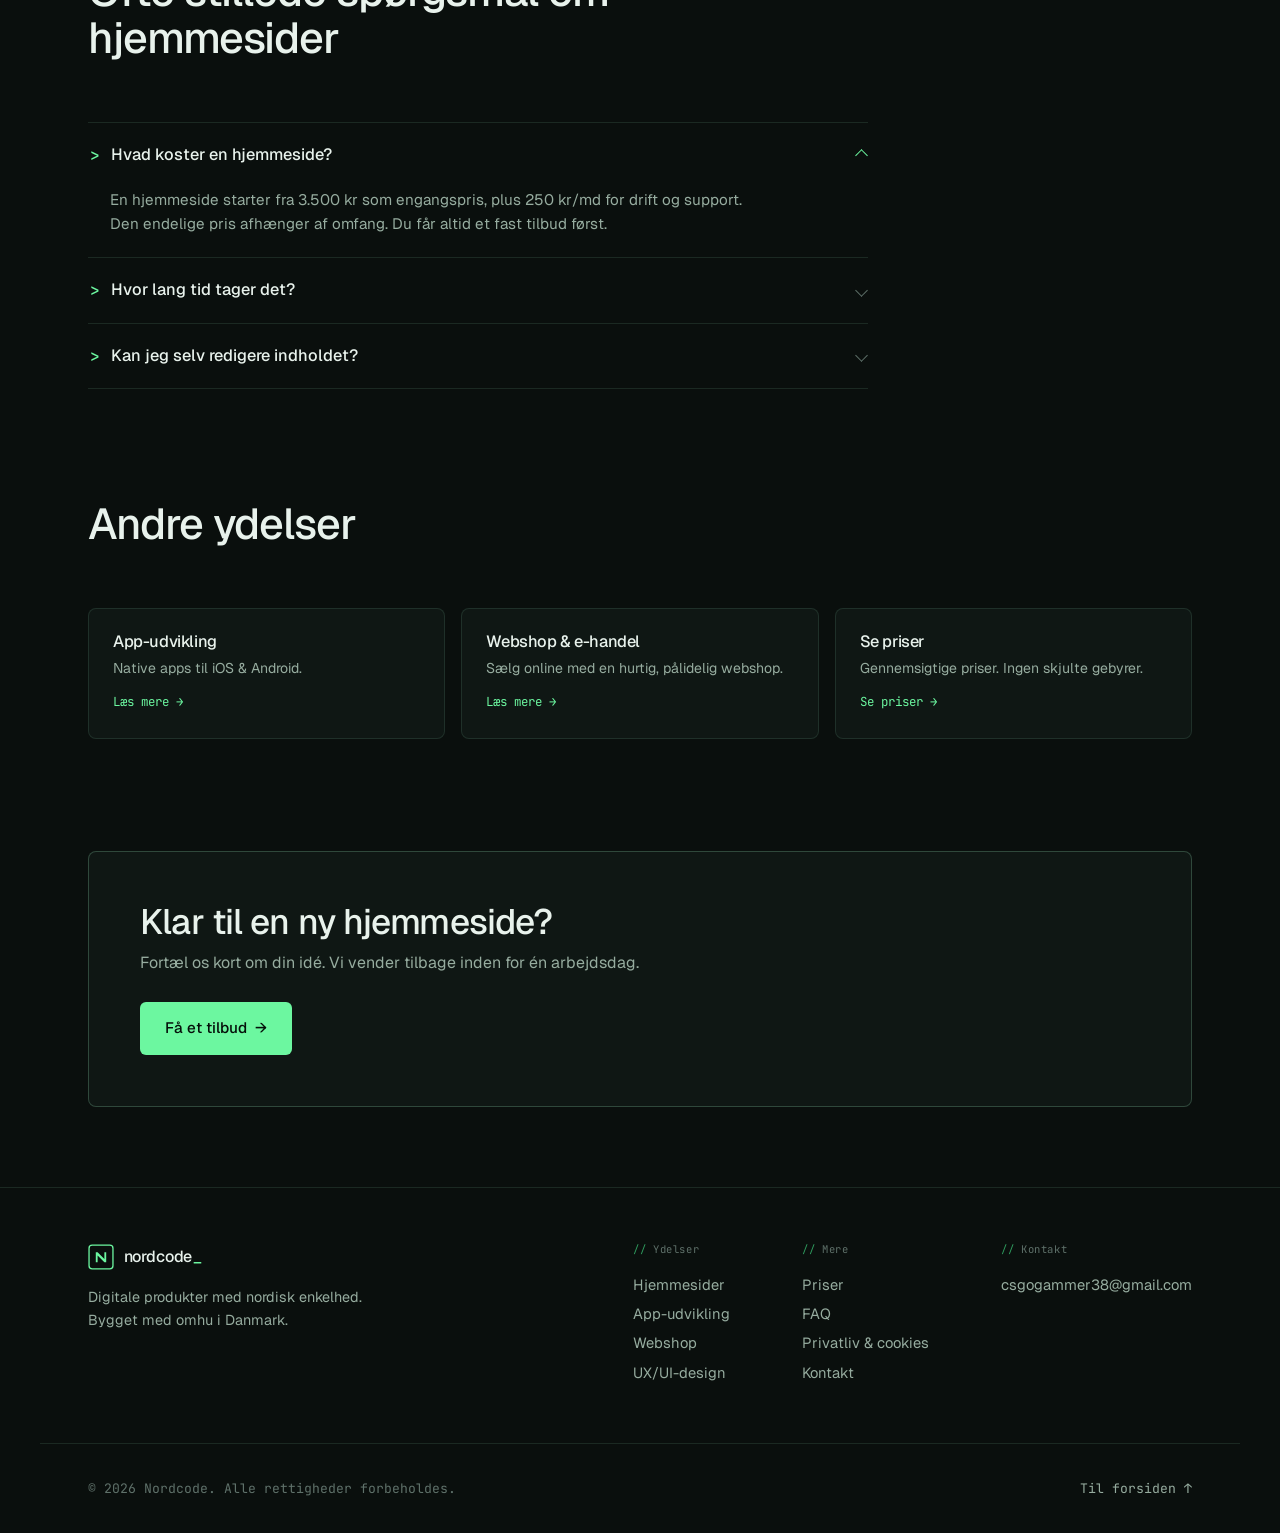
<file: hjemmesider/index.html>
<!DOCTYPE html>
<html lang="da">
<head>
  <meta charset="UTF-8" />
  <meta name="viewport" content="width=device-width, initial-scale=1.0" />
  <title>Hjemmesider og webdesign i Danmark fra 3.500 kr | Nordcode</title>
  <meta name="description" content="Få en professionel, lynhurtig og mobilvenlig hjemmeside fra 3.500 kr. Nordcode designer og udvikler skræddersyede hjemmesider med SEO, CMS og fokus på konvertering." />
  <meta name="keywords" content="hjemmeside, webdesign, hjemmeside pris, responsiv hjemmeside, hjemmeside Danmark, CMS, landingsside" />
  <meta name="robots" content="index, follow, max-image-preview:large" />
  <meta name="theme-color" content="#0a0f0d" />
  <link rel="canonical" href="https://nordcodestudio.com/hjemmesider/" />
  <meta property="og:type" content="website" />
  <meta property="og:site_name" content="Nordcode" />
  <meta property="og:title" content="Hjemmesider og webdesign i Danmark | Nordcode" />
  <meta property="og:description" content="Professionelle, hurtige og mobilvenlige hjemmesider fra 3.500 kr med SEO, CMS og fokus på konvertering." />
  <meta property="og:url" content="https://nordcodestudio.com/hjemmesider/" />
  <meta property="og:image" content="https://nordcodestudio.com/og-image.png" />
  <meta property="og:locale" content="da_DK" />
  <link rel="preconnect" href="https://fonts.googleapis.com" />
  <link rel="preconnect" href="https://fonts.gstatic.com" crossorigin />
  <link href="https://fonts.googleapis.com/css2?family=Geist:wght@400;500;600&family=JetBrains+Mono:wght@400;500&display=swap" rel="stylesheet" />
  <link rel="stylesheet" href="../styles.css" />
  <link rel="icon" type="image/svg+xml" href="data:image/svg+xml,%3Csvg xmlns='http://www.w3.org/2000/svg' viewBox='0 0 100 100'%3E%3Crect width='100' height='100' rx='16' fill='%230a0f0d'/%3E%3Crect x='6' y='6' width='88' height='88' rx='12' fill='none' stroke='%236cf7a0' stroke-width='4'/%3E%3Cpath d='M30 70V32h7l26 26V32h7v38h-7L37 44v26z' fill='%236cf7a0'/%3E%3C/svg%3E" />
  <script type="application/ld+json">
  {"@context":"https://schema.org","@graph":[
    {"@type":"Service","name":"Hjemmesider og webdesign","serviceType":"Webdesign","provider":{"@type":"ProfessionalService","name":"Nordcode","url":"https://nordcodestudio.com/"},"areaServed":{"@type":"Country","name":"Danmark"},"description":"Skræddersyede, responsive og søgemaskinevenlige hjemmesider med CMS.","offers":{"@type":"Offer","price":"3500","priceCurrency":"DKK"}},
    {"@type":"BreadcrumbList","itemListElement":[
      {"@type":"ListItem","position":1,"name":"Forside","item":"https://nordcodestudio.com/"},
      {"@type":"ListItem","position":2,"name":"Hjemmesider","item":"https://nordcodestudio.com/hjemmesider/"}]},
    {"@type":"FAQPage","mainEntity":[
      {"@type":"Question","name":"Hvad koster en hjemmeside?","acceptedAnswer":{"@type":"Answer","text":"En hjemmeside hos Nordcode starter fra 3.500 kr som engangspris, plus 250 kr/md for drift og support. Den endelige pris afhænger af omfang, og du får altid et fast tilbud, før vi går i gang."}},
      {"@type":"Question","name":"Kan jeg selv redigere min hjemmeside?","acceptedAnswer":{"@type":"Answer","text":"Ja. Vi bygger gerne med et brugervenligt CMS, så du nemt kan opdatere tekster, billeder og priser selv, uden teknisk viden."}},
      {"@type":"Question","name":"Er hjemmesiden mobilvenlig og hurtig?","acceptedAnswer":{"@type":"Answer","text":"Altid. Alle vores hjemmesider er responsive, hurtige og bygget med en solid SEO-grundopsætning, så de virker perfekt på mobil og rangerer godt på Google."}}]}
  ]}
  </script>
</head>
<body>
  <div class="grain" aria-hidden="true"></div>

  <header class="site-header" id="top">
    <a href="../" class="brand" aria-label="Nordcode forside">
      <svg class="brand-mark" viewBox="0 0 100 100" width="30" height="30" aria-hidden="true">
        <rect x="4" y="4" width="92" height="92" rx="12" fill="none" stroke="#6cf7a0" stroke-width="5" />
        <path d="M30 70V32h7l26 26V32h7v38h-7L37 44v26z" fill="#6cf7a0" />
      </svg>
      <span class="brand-name">nordcode</span>
    </a>
    <div class="header-actions">
      <nav class="nav" aria-label="Hovednavigation">
        <a href="../hjemmesider/">Hjemmesider</a>
        <a href="../apps/">Apps</a>
        <a href="../webshop/">Webshop</a>
        <a href="../ux-ui/">UX/UI</a>
        <a href="../#kontakt" class="nav-cta">Kontakt</a>
      </nav>
      <button class="nav-toggle" aria-label="Menu" aria-expanded="false"><span></span><span></span><span></span></button>
    </div>
  </header>

  <main>
    <nav class="breadcrumb" aria-label="Brødkrumme">
      <a href="../">Forside</a><span class="sep">/</span>Hjemmesider
    </nav>

    <section class="page-hero">
      <p class="eyebrow">Hjemmesider &amp; webdesign</p>
      <h1>Hjemmesider der skaber resultater</h1>
      <p class="lead">Vi designer og bygger professionelle hjemmesider, der ser godt ud, loader lynhurtigt og forvandler besøgende til kunder. Skræddersyet til din forretning, fra 3.500 kr.</p>
    </section>

    <section class="section" style="padding-top:1.5rem">
      <div class="prose">
        <p>En hjemmeside er ofte det første møde, en kunde har med din virksomhed. Derfor bygger vi sider, der både gør et stærkt førstehåndsindtryk og arbejder for dig i baggrunden: hurtige sidehastigheder, en klar struktur og en solid SEO-grundopsætning, så du bliver fundet på Google.</p>
        <p>Uanset om du har brug for en enkel, elegant landingsside eller et fuldt websted med flere sider og et redigerbart CMS, tilpasser vi løsningen til netop dine mål. Ingen tunge skabeloner, kun ren, vedligeholdbar kode, der holder i årevis.</p>

        <h2>Hvad du får med en hjemmeside fra Nordcode</h2>
        <ul>
          <li><strong>Responsivt design</strong>: perfekt på mobil, tablet og desktop</li>
          <li><strong>Lynhurtig indlæsning</strong>: godt for både brugere og Googles placering</li>
          <li><strong>SEO-grundopsætning</strong>: titler, beskrivelser, sitemap og strukturerede data</li>
          <li><strong>Brugervenligt CMS</strong>: så du selv kan opdatere indhold</li>
          <li><strong>Kontaktformular og integrationer</strong>: der passer til din arbejdsgang</li>
          <li><strong>Drift &amp; support</strong>: vi bliver, efter siden er gået live</li>
        </ul>

        <h2>Sådan forløber et hjemmeside-projekt</h2>
        <h3>1. Lyt &amp; forstå</h3>
        <p>Vi starter med dine mål, din målgruppe og det, der gør dig unik. Det former både design og indhold.</p>
        <h3>2. Design &amp; prototype</h3>
        <p>Du ser løsningen som en interaktiv prototype, før vi bygger den, så der ingen overraskelser er.</p>
        <h3>3. Udvikling</h3>
        <p>Vi koder siden med fokus på hastighed, tilgængelighed og SEO, og fremviser løbende undervejs.</p>
        <h3>4. Lancering &amp; vedligehold</h3>
        <p>Vi går live, måler og finjusterer, og tilbyder løbende drift og videreudvikling.</p>
      </div>

      <div class="info-grid">
        <article class="card"><h3>Landingssider</h3><p>Én skarp side med ét tydeligt mål. Perfekt til kampagner og nye produkter.</p></article>
        <article class="card"><h3>Virksomhedssider</h3><p>Flersidet websted med CMS, blog og de funktioner, din forretning har brug for.</p></article>
        <article class="card"><h3>Redesign</h3><p>Har du en gammel side? Vi giver den nyt liv med moderne design og bedre SEO.</p></article>
      </div>
    </section>

    <section class="section faq" style="padding-top:0">
      <div class="section-head"><h2>Ofte stillede spørgsmål om hjemmesider</h2></div>
      <div class="accordion">
        <details open><summary><span>Hvad koster en hjemmeside?</span><span class="chev" aria-hidden="true"></span></summary>
          <div class="acc-body"><p>En hjemmeside starter fra 3.500 kr som engangspris, plus 250 kr/md for drift og support. Den endelige pris afhænger af omfang. Du får altid et fast tilbud først.</p></div></details>
        <details><summary><span>Hvor lang tid tager det?</span><span class="chev" aria-hidden="true"></span></summary>
          <div class="acc-body"><p>En mindre hjemmeside kan ofte være klar på få uger. Større websteder planlægger vi i faser, så du ser fremgang løbende.</p></div></details>
        <details><summary><span>Kan jeg selv redigere indholdet?</span><span class="chev" aria-hidden="true"></span></summary>
          <div class="acc-body"><p>Ja. Med et brugervenligt CMS kan du nemt opdatere tekster, billeder og priser selv, uden teknisk viden.</p></div></details>
      </div>
    </section>

    <section class="section" style="padding-top:0">
      <div class="section-head"><h2>Andre ydelser</h2></div>
      <div class="related-grid">
        <a class="related-card" href="../apps/"><h3>App-udvikling</h3><p>Native apps til iOS &amp; Android.</p><span class="ra">Læs mere →</span></a>
        <a class="related-card" href="../webshop/"><h3>Webshop &amp; e-handel</h3><p>Sælg online med en hurtig, pålidelig webshop.</p><span class="ra">Læs mere →</span></a>
        <a class="related-card" href="../#priser"><h3>Se priser</h3><p>Gennemsigtige priser. Ingen skjulte gebyrer.</p><span class="ra">Se priser →</span></a>
      </div>
    </section>
  </main>

  <div class="cta-band">
    <div class="cta-inner">
      <h2>Klar til en ny hjemmeside?</h2>
      <p>Fortæl os kort om din idé. Vi vender tilbage inden for én arbejdsdag.</p>
      <a href="../#kontakt" class="btn btn-primary">Få et tilbud <span class="arrow">→</span></a>
    </div>
  </div>

  <footer class="site-footer">
    <div class="footer-top">
      <div class="footer-brand">
        <div class="brand">
          <svg class="brand-mark" viewBox="0 0 100 100" width="26" height="26" aria-hidden="true"><rect x="4" y="4" width="92" height="92" rx="12" fill="none" stroke="#6cf7a0" stroke-width="5" /><path d="M30 70V32h7l26 26V32h7v38h-7L37 44v26z" fill="#6cf7a0" /></svg>
          <span class="brand-name">nordcode</span>
        </div>
        <p>Digitale produkter med nordisk enkelhed. Bygget med omhu i Danmark.</p>
      </div>
      <nav class="footer-cols" aria-label="Sidefod">
        <div><h4>Ydelser</h4><a href="../hjemmesider/">Hjemmesider</a><a href="../apps/">App-udvikling</a><a href="../webshop/">Webshop</a><a href="../ux-ui/">UX/UI-design</a></div>
        <div><h4>Mere</h4><a href="../#priser">Priser</a><a href="../#faq">FAQ</a><a href="../privatliv/">Privatliv &amp; cookies</a><a href="../#kontakt">Kontakt</a></div>
        <div><h4>Kontakt</h4><a href="mailto:csgogammer38@gmail.com">csgogammer38@gmail.com</a></div>
      </nav>
    </div>
    <div class="footer-bottom">
      <p>© <span id="year"></span> Nordcode. Alle rettigheder forbeholdes.</p>
      <a href="../" class="to-top">Til forsiden ↑</a>
    </div>
  </footer>

  <script src="../script.js"></script>
</body>
</html>
</file>
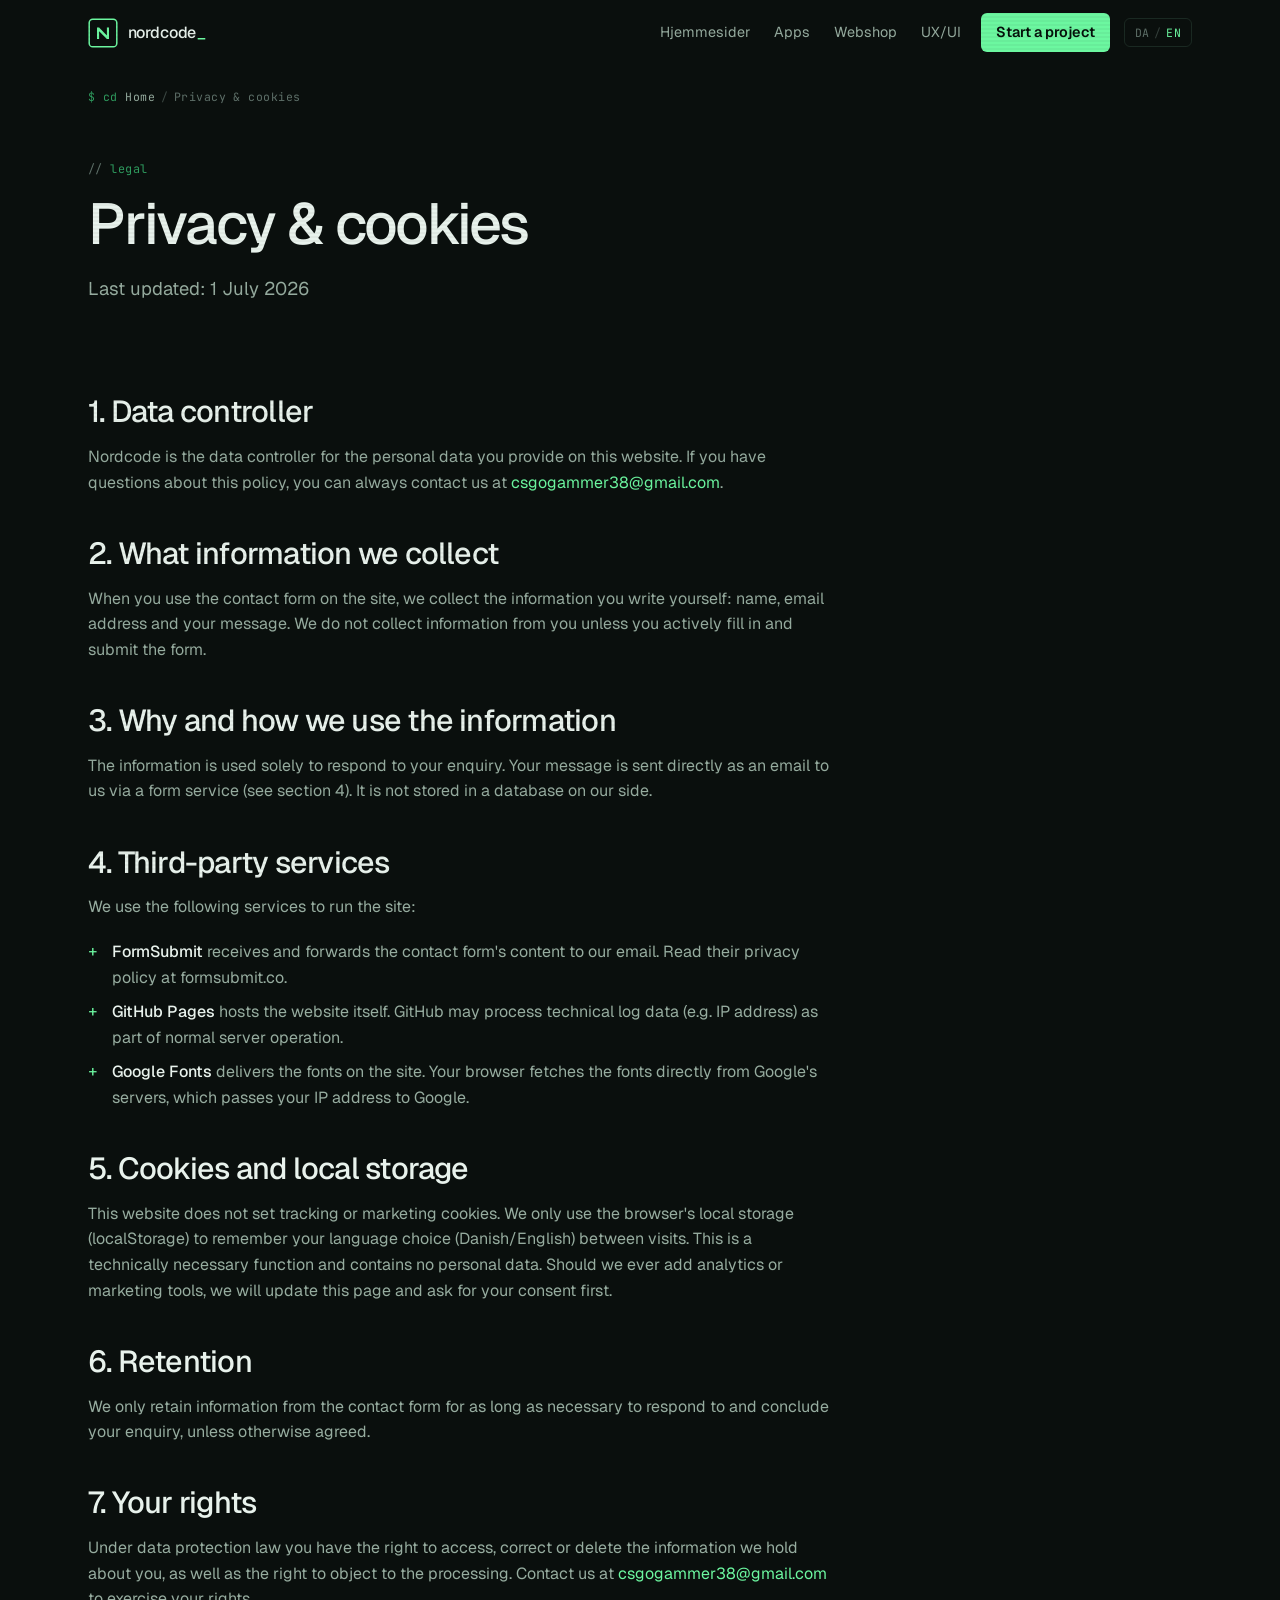
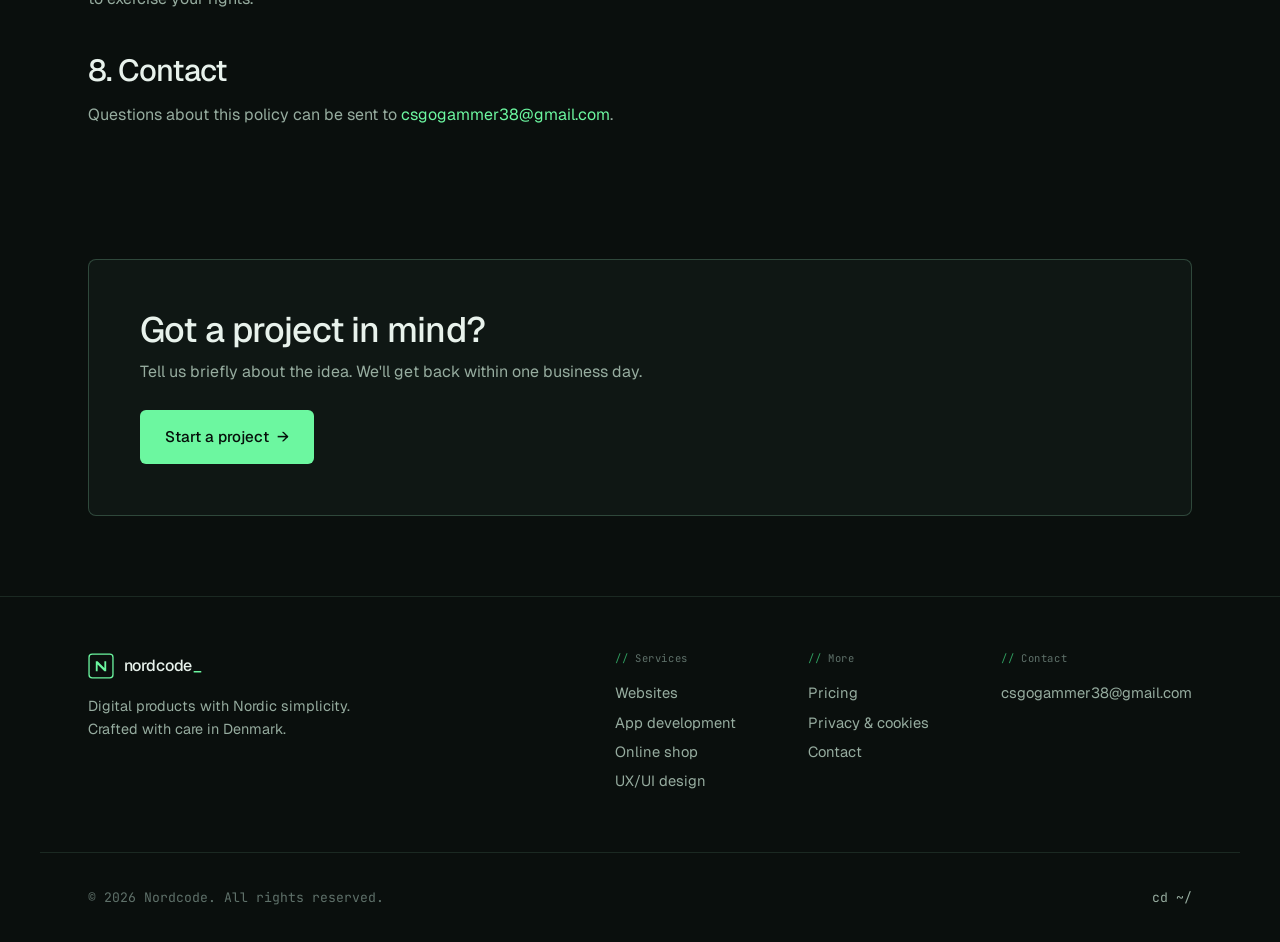
<file: privatliv/index.html>
<!DOCTYPE html>
<html lang="da">
<head>
  <meta charset="UTF-8" />
  <meta name="viewport" content="width=device-width, initial-scale=1.0" />
  <title>Privatliv &amp; cookies | Nordcode</title>
  <meta name="description" content="Læs, hvordan Nordcode behandler personoplysninger og bruger cookies/lokal lagring på nordcodestudio.com." />
  <meta name="robots" content="index, follow" />
  <meta name="theme-color" content="#0a0f0d" />
  <link rel="canonical" href="https://nordcodestudio.com/privatliv/" />
  <meta property="og:type" content="website" />
  <meta property="og:site_name" content="Nordcode" />
  <meta property="og:title" content="Privatliv &amp; cookies | Nordcode" />
  <meta property="og:description" content="Sådan behandler Nordcode personoplysninger og cookies." />
  <meta property="og:url" content="https://nordcodestudio.com/privatliv/" />
  <meta property="og:image" content="https://nordcodestudio.com/og-image.png" />
  <meta property="og:locale" content="da_DK" />
  <link rel="preconnect" href="https://fonts.googleapis.com" />
  <link rel="preconnect" href="https://fonts.gstatic.com" crossorigin />
  <link href="https://fonts.googleapis.com/css2?family=Geist:wght@400;500;600&family=JetBrains+Mono:wght@400;500&display=swap" rel="stylesheet" />
  <link rel="stylesheet" href="../styles.css" />
  <link rel="icon" type="image/svg+xml" href="data:image/svg+xml,%3Csvg xmlns='http://www.w3.org/2000/svg' viewBox='0 0 100 100'%3E%3Crect width='100' height='100' rx='16' fill='%230a0f0d'/%3E%3Crect x='6' y='6' width='88' height='88' rx='12' fill='none' stroke='%236cf7a0' stroke-width='4'/%3E%3Cpath d='M30 70V32h7l26 26V32h7v38h-7L37 44v26z' fill='%236cf7a0'/%3E%3C/svg%3E" />
  <script type="application/ld+json">
  {"@context":"https://schema.org","@type":"BreadcrumbList","itemListElement":[
    {"@type":"ListItem","position":1,"name":"Forside","item":"https://nordcodestudio.com/"},
    {"@type":"ListItem","position":2,"name":"Privatliv & cookies","item":"https://nordcodestudio.com/privatliv/"}]}
  </script>
</head>
<body data-page="sub">
  <div class="grain" aria-hidden="true"></div>

  <header class="site-header" id="top">
    <a href="../" class="brand" aria-label="Nordcode forside">
      <svg class="brand-mark" viewBox="0 0 100 100" width="30" height="30" aria-hidden="true">
        <rect x="4" y="4" width="92" height="92" rx="12" fill="none" stroke="#6cf7a0" stroke-width="5" />
        <path d="M30 70V32h7l26 26V32h7v38h-7L37 44v26z" fill="#6cf7a0" />
      </svg>
      <span class="brand-name">nordcode</span>
    </a>
    <div class="header-actions">
      <nav class="nav" aria-label="Hovednavigation">
        <a href="../hjemmesider/">Hjemmesider</a>
        <a href="../apps/">Apps</a>
        <a href="../webshop/">Webshop</a>
        <a href="../ux-ui/">UX/UI</a>
        <a href="../#kontakt" class="nav-cta" data-i18n="nav.cta">Kontakt</a>
      </nav>
      <button class="lang-toggle" type="button" aria-label="Sprog / Language">
        <span data-lang="da">DA</span><span class="sep">/</span><span data-lang="en">EN</span>
      </button>
      <button class="nav-toggle" aria-label="Menu" aria-expanded="false"><span></span><span></span><span></span></button>
    </div>
  </header>

  <main>
    <nav class="breadcrumb" aria-label="Brødkrumme">
      <a href="../" data-i18n="crumb.home">Forside</a><span class="sep">/</span><span data-i18n="priv.title">Privatliv &amp; cookies</span>
    </nav>

    <section class="page-hero">
      <p class="eyebrow" data-i18n="priv.eyebrow">Juridisk</p>
      <h1 data-i18n="priv.title">Privatliv &amp; cookies</h1>
      <p class="lead" data-i18n="priv.updated">Sidst opdateret: 1. juli 2026</p>
    </section>

    <section class="section" style="padding-top:1.5rem">
      <div class="prose">
        <h2 data-i18n="priv.h1">1. Dataansvarlig</h2>
        <p data-i18n="priv.p1">Nordcode er dataansvarlig for behandlingen af de personoplysninger, du afgiver på denne hjemmeside. Har du spørgsmål til denne politik, kan du altid kontakte os på <a href="mailto:csgogammer38@gmail.com">csgogammer38@gmail.com</a>.</p>

        <h2 data-i18n="priv.h2">2. Hvilke oplysninger indsamler vi</h2>
        <p data-i18n="priv.p2">Når du bruger kontaktformularen på siden, indsamler vi de oplysninger, du selv skriver: navn, e-mailadresse og din besked. Vi indsamler ikke oplysninger fra dig, medmindre du aktivt udfylder og sender formularen.</p>

        <h2 data-i18n="priv.h3">3. Hvorfor og hvordan vi bruger oplysningerne</h2>
        <p data-i18n="priv.p3">Oplysningerne bruges udelukkende til at besvare din henvendelse. Din besked sendes direkte som en e-mail til os via en formular-tjeneste (se afsnit 4). Den gemmes ikke i en database på vores side.</p>

        <h2 data-i18n="priv.h4">4. Tredjepartstjenester</h2>
        <p data-i18n="priv.p4">Vi bruger følgende tjenester til at drive siden:</p>
        <ul>
          <li data-i18n="priv.l1"><strong>FormSubmit</strong> modtager og videresender kontaktformularens indhold til vores e-mail. Læs deres privatlivspolitik på formsubmit.co.</li>
          <li data-i18n="priv.l2"><strong>GitHub Pages</strong> hoster selve hjemmesiden. GitHub kan behandle tekniske logdata (fx IP-adresse) som en del af almindelig serverdrift.</li>
          <li data-i18n="priv.l3"><strong>Google Fonts</strong> leverer skrifttyperne på siden. Din browser henter skrifttyperne direkte fra Googles servere, hvilket videregiver din IP-adresse til Google.</li>
        </ul>

        <h2 data-i18n="priv.h5">5. Cookies og lokal lagring</h2>
        <p data-i18n="priv.p5">Denne hjemmeside sætter ikke sporings- eller marketing-cookies. Vi bruger udelukkende browserens lokale lagring (localStorage) til at huske dit sprogvalg (dansk/engelsk) mellem besøg. Det er en teknisk nødvendig funktion og indeholder ingen personoplysninger. Skulle vi på et tidspunkt tilføje analyse- eller marketingværktøjer, opdaterer vi denne side og beder om dit samtykke først.</p>

        <h2 data-i18n="priv.h6">6. Opbevaring</h2>
        <p data-i18n="priv.p6">Vi opbevarer kun oplysninger fra kontaktformularen så længe, det er nødvendigt for at besvare og afslutte din henvendelse, medmindre andet aftales.</p>

        <h2 data-i18n="priv.h7">7. Dine rettigheder</h2>
        <p data-i18n="priv.p7">Du har efter databeskyttelsesreglerne ret til at få indsigt i, rettet eller slettet de oplysninger, vi har om dig, samt ret til at gøre indsigelse mod behandlingen. Kontakt os på <a href="mailto:csgogammer38@gmail.com">csgogammer38@gmail.com</a> for at gøre brug af dine rettigheder.</p>

        <h2 data-i18n="priv.h8">8. Kontakt</h2>
        <p data-i18n="priv.p8">Spørgsmål til denne politik kan sendes til <a href="mailto:csgogammer38@gmail.com">csgogammer38@gmail.com</a>.</p>
      </div>
    </section>
  </main>

  <div class="cta-band">
    <div class="cta-inner">
      <h2 data-i18n="contact.title">Har du et projekt i tankerne?</h2>
      <p data-i18n="contact.sub">Fortæl os kort om idéen. Vi vender tilbage inden for én arbejdsdag.</p>
      <a href="../#kontakt" class="btn btn-primary" data-i18n="hero.cta1">Start et projekt <span class="arrow">→</span></a>
    </div>
  </div>

  <footer class="site-footer">
    <div class="footer-top">
      <div class="footer-brand">
        <div class="brand">
          <svg class="brand-mark" viewBox="0 0 100 100" width="26" height="26" aria-hidden="true"><rect x="4" y="4" width="92" height="92" rx="12" fill="none" stroke="#6cf7a0" stroke-width="5" /><path d="M30 70V32h7l26 26V32h7v38h-7L37 44v26z" fill="#6cf7a0" /></svg>
          <span class="brand-name">nordcode</span>
        </div>
        <p data-i18n="footer.tag">Digitale produkter med nordisk enkelhed. Bygget med omhu i Danmark.</p>
      </div>
      <nav class="footer-cols" aria-label="Sidefod">
        <div><h4 data-i18n="footer.h1">Ydelser</h4><a href="../hjemmesider/" data-i18n="foot.web">Hjemmesider</a><a href="../apps/" data-i18n="foot.app">App-udvikling</a><a href="../webshop/" data-i18n="foot.shop">Webshop</a><a href="../ux-ui/" data-i18n="foot.ux">UX/UI-design</a></div>
        <div><h4 data-i18n="footer.h2">Mere</h4><a href="../#priser" data-i18n="nav.pricing">Priser</a><a href="../privatliv/" data-i18n="foot.privacy">Privatliv &amp; cookies</a><a href="../#kontakt" data-i18n="footer.kontakt">Kontakt</a></div>
        <div><h4 data-i18n="footer.h3">Kontakt</h4><a href="mailto:csgogammer38@gmail.com">csgogammer38@gmail.com</a></div>
      </nav>
    </div>
    <div class="footer-bottom">
      <p>© <span id="year"></span> <span data-i18n="footer.rights">Nordcode. Alle rettigheder forbeholdes.</span></p>
      <a href="../" class="to-top" data-i18n="footer.totop">Til forsiden ↑</a>
    </div>
  </footer>

  <script src="../i18n.js"></script>
  <script src="../script.js"></script>
</body>
</html>
</file>
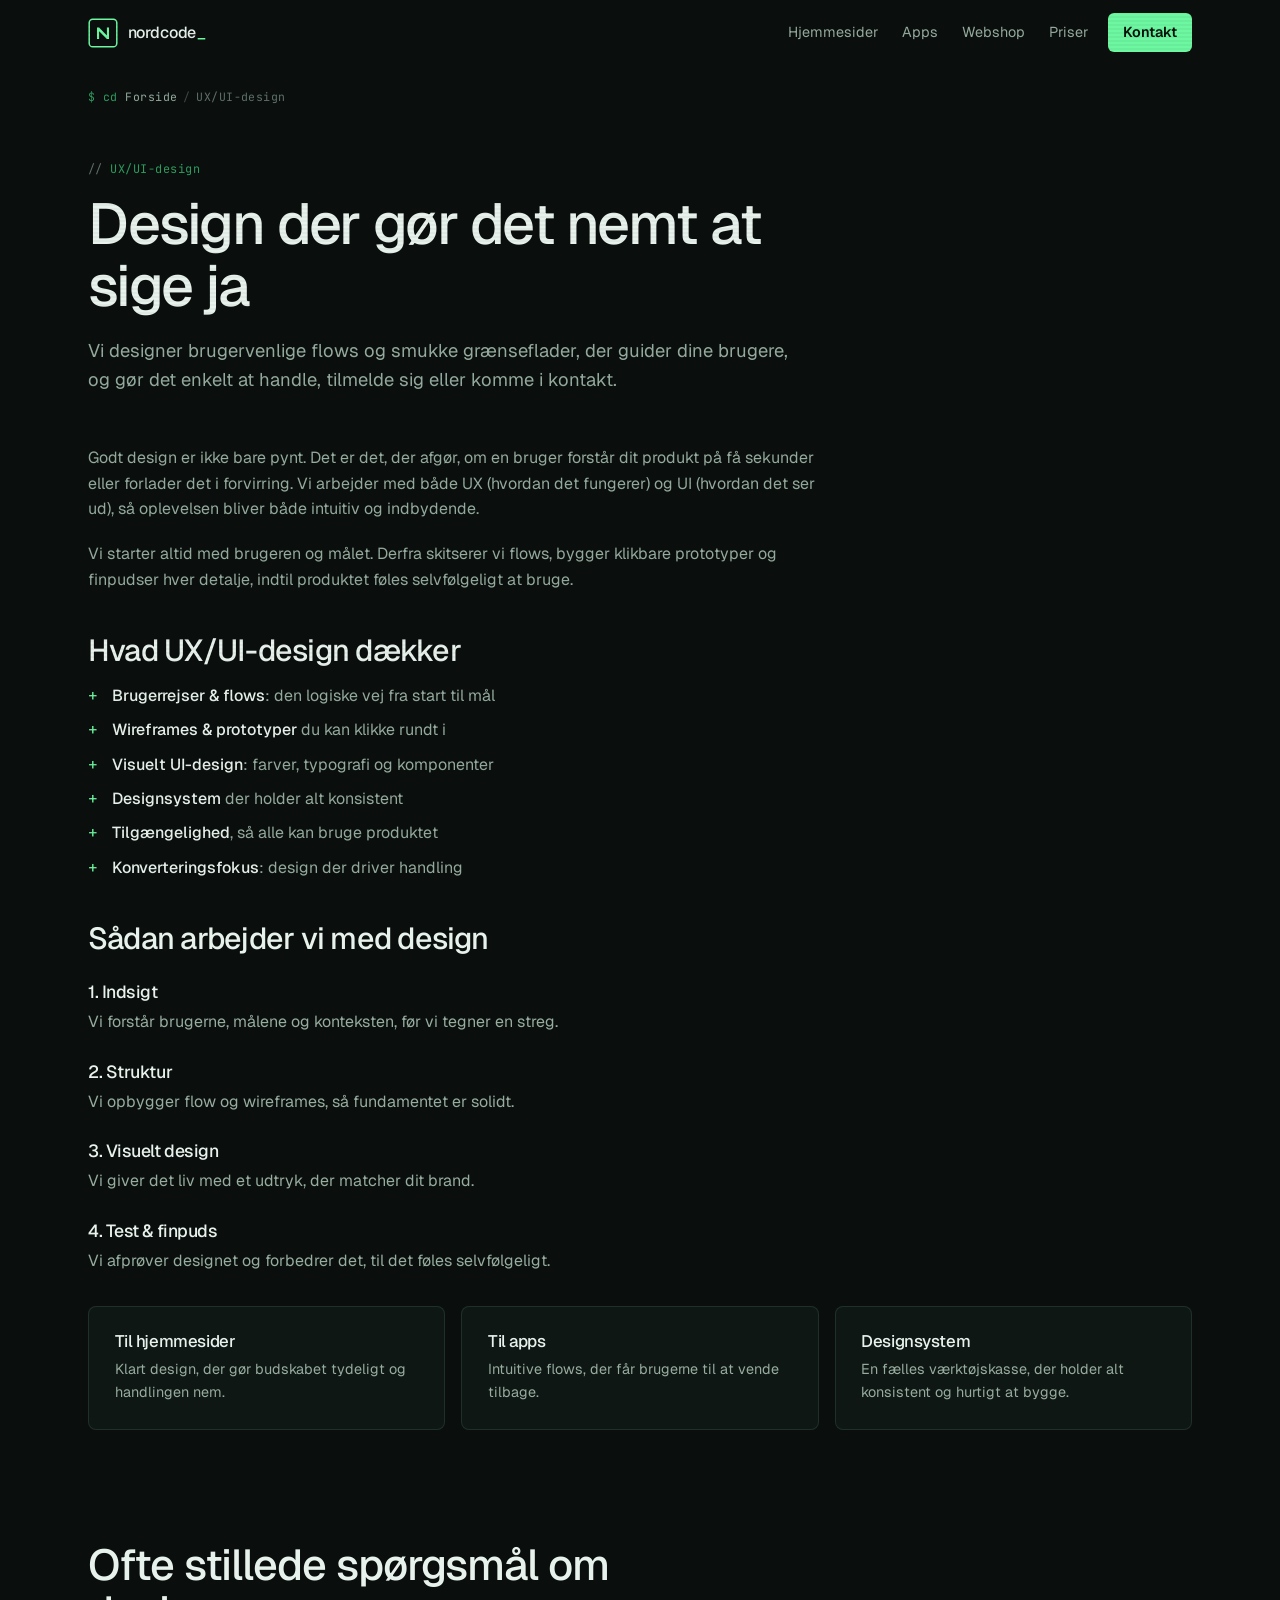
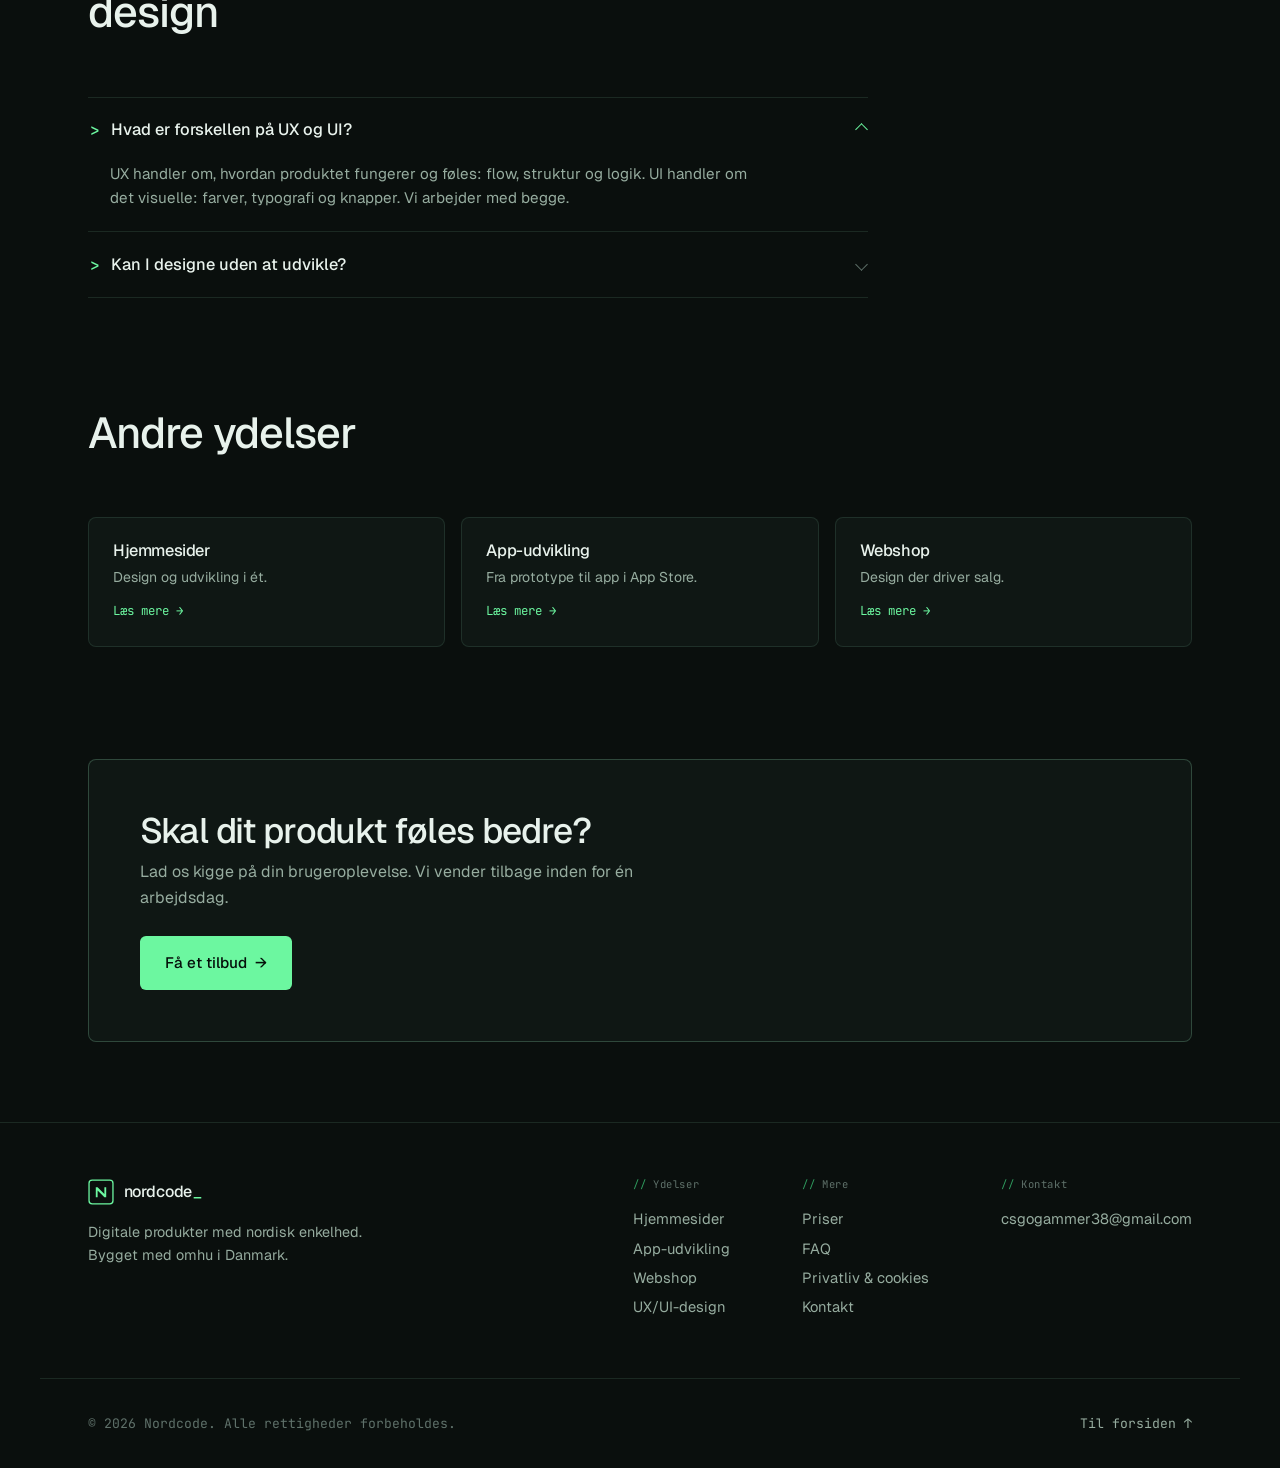
<file: ux-ui/index.html>
<!DOCTYPE html>
<html lang="da">
<head>
  <meta charset="UTF-8" />
  <meta name="viewport" content="width=device-width, initial-scale=1.0" />
  <title>UX/UI-design: brugervenligt design der konverterer | Nordcode</title>
  <meta name="description" content="UX/UI-design der gør dit produkt nemt og rart at bruge. Nordcode designer brugervenlige flows, prototyper og grænseflader til web og apps. Få et tilbud." />
  <meta name="keywords" content="UX design, UI design, brugervenlighed, interface design, prototype, brugeroplevelse, webdesign" />
  <meta name="robots" content="index, follow, max-image-preview:large" />
  <meta name="theme-color" content="#0a0f0d" />
  <link rel="canonical" href="https://nordcodestudio.com/ux-ui/" />
  <meta property="og:type" content="website" />
  <meta property="og:site_name" content="Nordcode" />
  <meta property="og:title" content="UX/UI-design | Nordcode" />
  <meta property="og:description" content="Brugervenligt design der gør produkter nemme at bruge, og som konverterer." />
  <meta property="og:url" content="https://nordcodestudio.com/ux-ui/" />
  <meta property="og:image" content="https://nordcodestudio.com/og-image.png" />
  <meta property="og:locale" content="da_DK" />
  <link rel="preconnect" href="https://fonts.googleapis.com" />
  <link rel="preconnect" href="https://fonts.gstatic.com" crossorigin />
  <link href="https://fonts.googleapis.com/css2?family=Geist:wght@400;500;600&family=JetBrains+Mono:wght@400;500&display=swap" rel="stylesheet" />
  <link rel="stylesheet" href="../styles.css" />
  <link rel="icon" type="image/svg+xml" href="data:image/svg+xml,%3Csvg xmlns='http://www.w3.org/2000/svg' viewBox='0 0 100 100'%3E%3Crect width='100' height='100' rx='16' fill='%230a0f0d'/%3E%3Crect x='6' y='6' width='88' height='88' rx='12' fill='none' stroke='%236cf7a0' stroke-width='4'/%3E%3Cpath d='M30 70V32h7l26 26V32h7v38h-7L37 44v26z' fill='%236cf7a0'/%3E%3C/svg%3E" />
  <script type="application/ld+json">
  {"@context":"https://schema.org","@graph":[
    {"@type":"Service","name":"UX/UI-design","serviceType":"UX/UI-design","provider":{"@type":"ProfessionalService","name":"Nordcode","url":"https://nordcodestudio.com/"},"areaServed":{"@type":"Country","name":"Danmark"},"description":"Brugervenligt design af flows, prototyper og grænseflader til web og apps."},
    {"@type":"BreadcrumbList","itemListElement":[
      {"@type":"ListItem","position":1,"name":"Forside","item":"https://nordcodestudio.com/"},
      {"@type":"ListItem","position":2,"name":"UX/UI-design","item":"https://nordcodestudio.com/ux-ui/"}]},
    {"@type":"FAQPage","mainEntity":[
      {"@type":"Question","name":"Hvad er forskellen på UX og UI?","acceptedAnswer":{"@type":"Answer","text":"UX (brugeroplevelse) handler om, hvordan et produkt fungerer og føles at bruge: flow, struktur og logik. UI (brugergrænseflade) handler om det visuelle: farver, typografi og knapper. Vi arbejder med begge dele."}},
      {"@type":"Question","name":"Kan I designe uden også at udvikle?","acceptedAnswer":{"@type":"Answer","text":"Ja. Vi kan levere design og prototyper alene, så dit eget eller et andet team kan bygge, eller vi kan stå for hele forløbet fra design til færdigt produkt."}}]}
  ]}
  </script>
</head>
<body>
  <div class="grain" aria-hidden="true"></div>

  <header class="site-header" id="top">
    <a href="../" class="brand" aria-label="Nordcode forside">
      <svg class="brand-mark" viewBox="0 0 100 100" width="30" height="30" aria-hidden="true">
        <rect x="4" y="4" width="92" height="92" rx="12" fill="none" stroke="#6cf7a0" stroke-width="5" />
        <path d="M30 70V32h7l26 26V32h7v38h-7L37 44v26z" fill="#6cf7a0" />
      </svg>
      <span class="brand-name">nordcode</span>
    </a>
    <div class="header-actions">
      <nav class="nav" aria-label="Hovednavigation">
        <a href="../hjemmesider/">Hjemmesider</a>
        <a href="../apps/">Apps</a>
        <a href="../webshop/">Webshop</a>
        <a href="../#priser">Priser</a>
        <a href="../#kontakt" class="nav-cta">Kontakt</a>
      </nav>
      <button class="nav-toggle" aria-label="Menu" aria-expanded="false"><span></span><span></span><span></span></button>
    </div>
  </header>

  <main>
    <nav class="breadcrumb" aria-label="Brødkrumme">
      <a href="../">Forside</a><span class="sep">/</span>UX/UI-design
    </nav>

    <section class="page-hero">
      <p class="eyebrow">UX/UI-design</p>
      <h1>Design der gør det nemt at sige ja</h1>
      <p class="lead">Vi designer brugervenlige flows og smukke grænseflader, der guider dine brugere, og gør det enkelt at handle, tilmelde sig eller komme i kontakt.</p>
    </section>

    <section class="section" style="padding-top:1.5rem">
      <div class="prose">
        <p>Godt design er ikke bare pynt. Det er det, der afgør, om en bruger forstår dit produkt på få sekunder eller forlader det i forvirring. Vi arbejder med både UX (hvordan det fungerer) og UI (hvordan det ser ud), så oplevelsen bliver både intuitiv og indbydende.</p>
        <p>Vi starter altid med brugeren og målet. Derfra skitserer vi flows, bygger klikbare prototyper og finpudser hver detalje, indtil produktet føles selvfølgeligt at bruge.</p>

        <h2>Hvad UX/UI-design dækker</h2>
        <ul>
          <li><strong>Brugerrejser &amp; flows</strong>: den logiske vej fra start til mål</li>
          <li><strong>Wireframes &amp; prototyper</strong> du kan klikke rundt i</li>
          <li><strong>Visuelt UI-design</strong>: farver, typografi og komponenter</li>
          <li><strong>Designsystem</strong> der holder alt konsistent</li>
          <li><strong>Tilgængelighed</strong>, så alle kan bruge produktet</li>
          <li><strong>Konverteringsfokus</strong>: design der driver handling</li>
        </ul>

        <h2>Sådan arbejder vi med design</h2>
        <h3>1. Indsigt</h3>
        <p>Vi forstår brugerne, målene og konteksten, før vi tegner en streg.</p>
        <h3>2. Struktur</h3>
        <p>Vi opbygger flow og wireframes, så fundamentet er solidt.</p>
        <h3>3. Visuelt design</h3>
        <p>Vi giver det liv med et udtryk, der matcher dit brand.</p>
        <h3>4. Test &amp; finpuds</h3>
        <p>Vi afprøver designet og forbedrer det, til det føles selvfølgeligt.</p>
      </div>

      <div class="info-grid">
        <article class="card"><h3>Til hjemmesider</h3><p>Klart design, der gør budskabet tydeligt og handlingen nem.</p></article>
        <article class="card"><h3>Til apps</h3><p>Intuitive flows, der får brugerne til at vende tilbage.</p></article>
        <article class="card"><h3>Designsystem</h3><p>En fælles værktøjskasse, der holder alt konsistent og hurtigt at bygge.</p></article>
      </div>
    </section>

    <section class="section faq" style="padding-top:0">
      <div class="section-head"><h2>Ofte stillede spørgsmål om design</h2></div>
      <div class="accordion">
        <details open><summary><span>Hvad er forskellen på UX og UI?</span><span class="chev" aria-hidden="true"></span></summary>
          <div class="acc-body"><p>UX handler om, hvordan produktet fungerer og føles: flow, struktur og logik. UI handler om det visuelle: farver, typografi og knapper. Vi arbejder med begge.</p></div></details>
        <details><summary><span>Kan I designe uden at udvikle?</span><span class="chev" aria-hidden="true"></span></summary>
          <div class="acc-body"><p>Ja. Vi kan levere design og prototyper alene, eller stå for hele forløbet fra design til færdigt produkt.</p></div></details>
      </div>
    </section>

    <section class="section" style="padding-top:0">
      <div class="section-head"><h2>Andre ydelser</h2></div>
      <div class="related-grid">
        <a class="related-card" href="../hjemmesider/"><h3>Hjemmesider</h3><p>Design og udvikling i ét.</p><span class="ra">Læs mere →</span></a>
        <a class="related-card" href="../apps/"><h3>App-udvikling</h3><p>Fra prototype til app i App Store.</p><span class="ra">Læs mere →</span></a>
        <a class="related-card" href="../webshop/"><h3>Webshop</h3><p>Design der driver salg.</p><span class="ra">Læs mere →</span></a>
      </div>
    </section>
  </main>

  <div class="cta-band">
    <div class="cta-inner">
      <h2>Skal dit produkt føles bedre?</h2>
      <p>Lad os kigge på din brugeroplevelse. Vi vender tilbage inden for én arbejdsdag.</p>
      <a href="../#kontakt" class="btn btn-primary">Få et tilbud <span class="arrow">→</span></a>
    </div>
  </div>

  <footer class="site-footer">
    <div class="footer-top">
      <div class="footer-brand">
        <div class="brand">
          <svg class="brand-mark" viewBox="0 0 100 100" width="26" height="26" aria-hidden="true"><rect x="4" y="4" width="92" height="92" rx="12" fill="none" stroke="#6cf7a0" stroke-width="5" /><path d="M30 70V32h7l26 26V32h7v38h-7L37 44v26z" fill="#6cf7a0" /></svg>
          <span class="brand-name">nordcode</span>
        </div>
        <p>Digitale produkter med nordisk enkelhed. Bygget med omhu i Danmark.</p>
      </div>
      <nav class="footer-cols" aria-label="Sidefod">
        <div><h4>Ydelser</h4><a href="../hjemmesider/">Hjemmesider</a><a href="../apps/">App-udvikling</a><a href="../webshop/">Webshop</a><a href="../ux-ui/">UX/UI-design</a></div>
        <div><h4>Mere</h4><a href="../#priser">Priser</a><a href="../#faq">FAQ</a><a href="../privatliv/">Privatliv &amp; cookies</a><a href="../#kontakt">Kontakt</a></div>
        <div><h4>Kontakt</h4><a href="mailto:csgogammer38@gmail.com">csgogammer38@gmail.com</a></div>
      </nav>
    </div>
    <div class="footer-bottom">
      <p>© <span id="year"></span> Nordcode. Alle rettigheder forbeholdes.</p>
      <a href="../" class="to-top">Til forsiden ↑</a>
    </div>
  </footer>

  <script src="../script.js"></script>
</body>
</html>
</file>
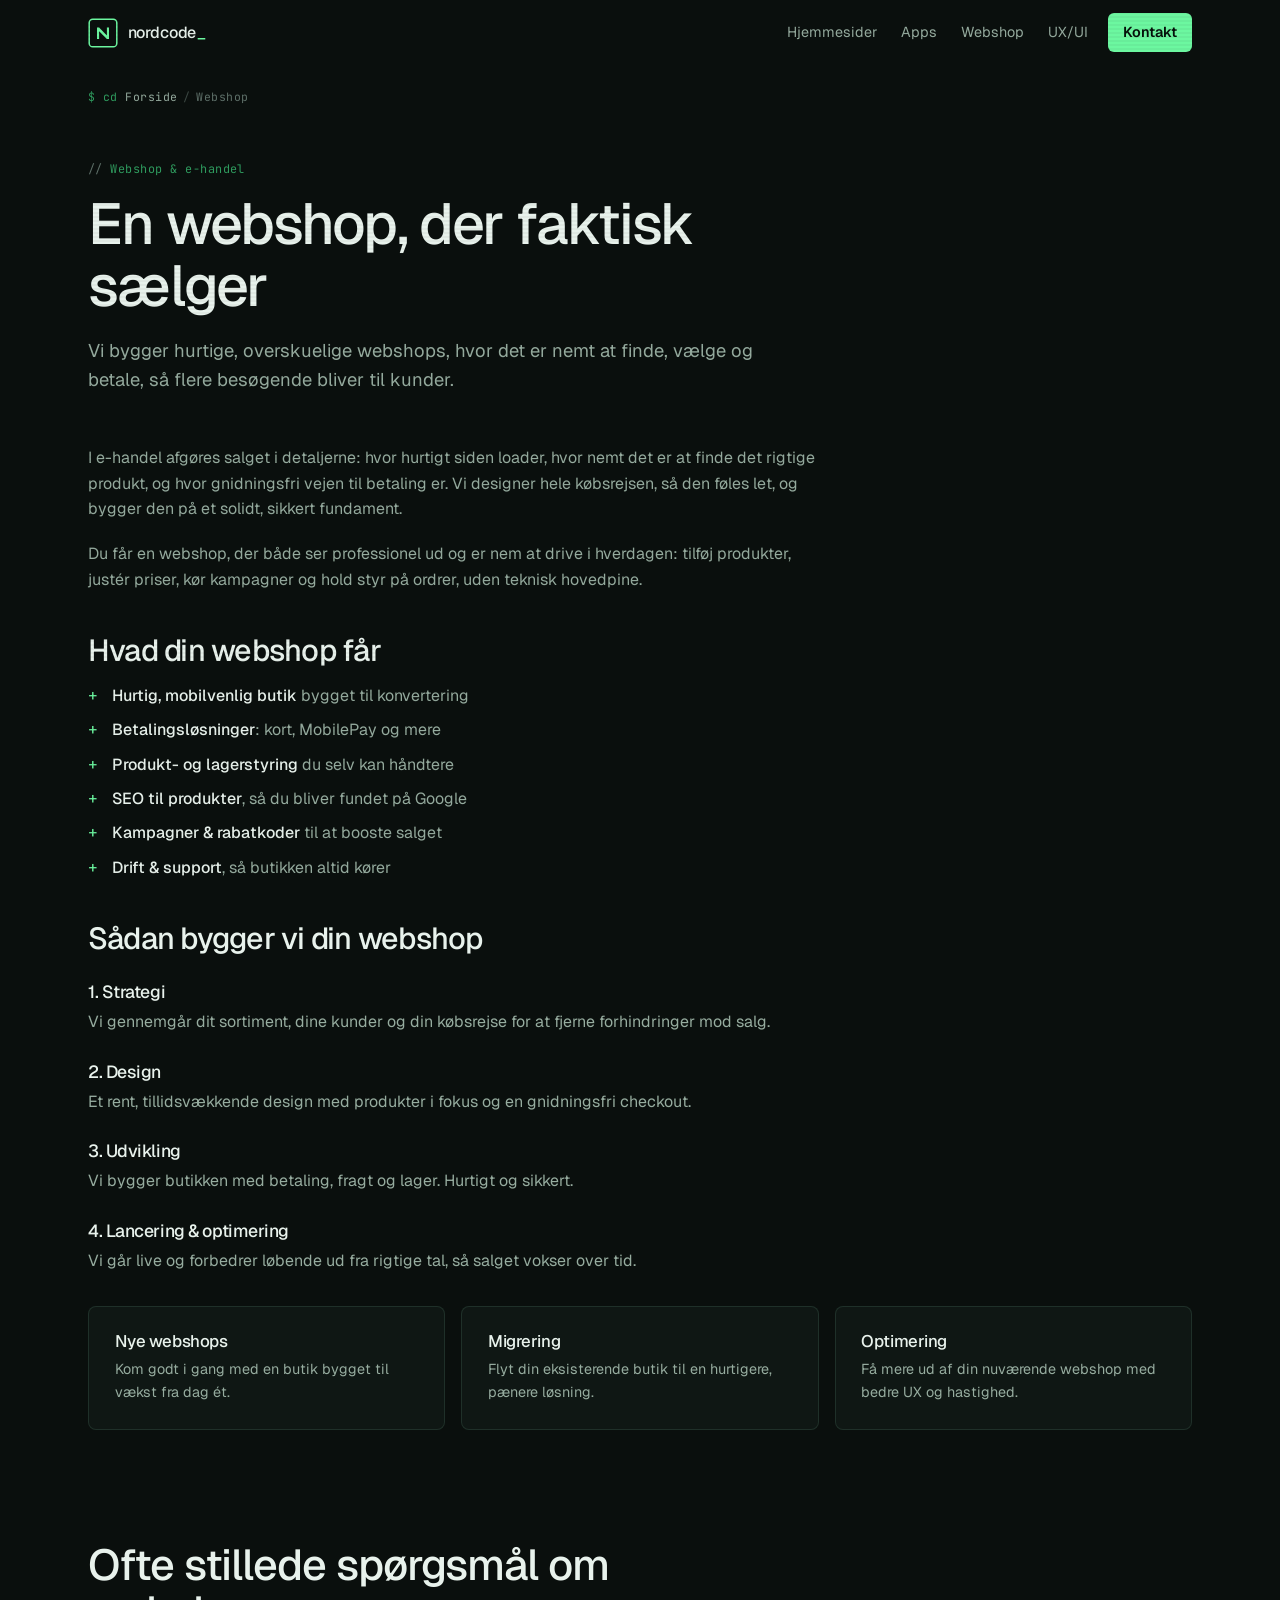
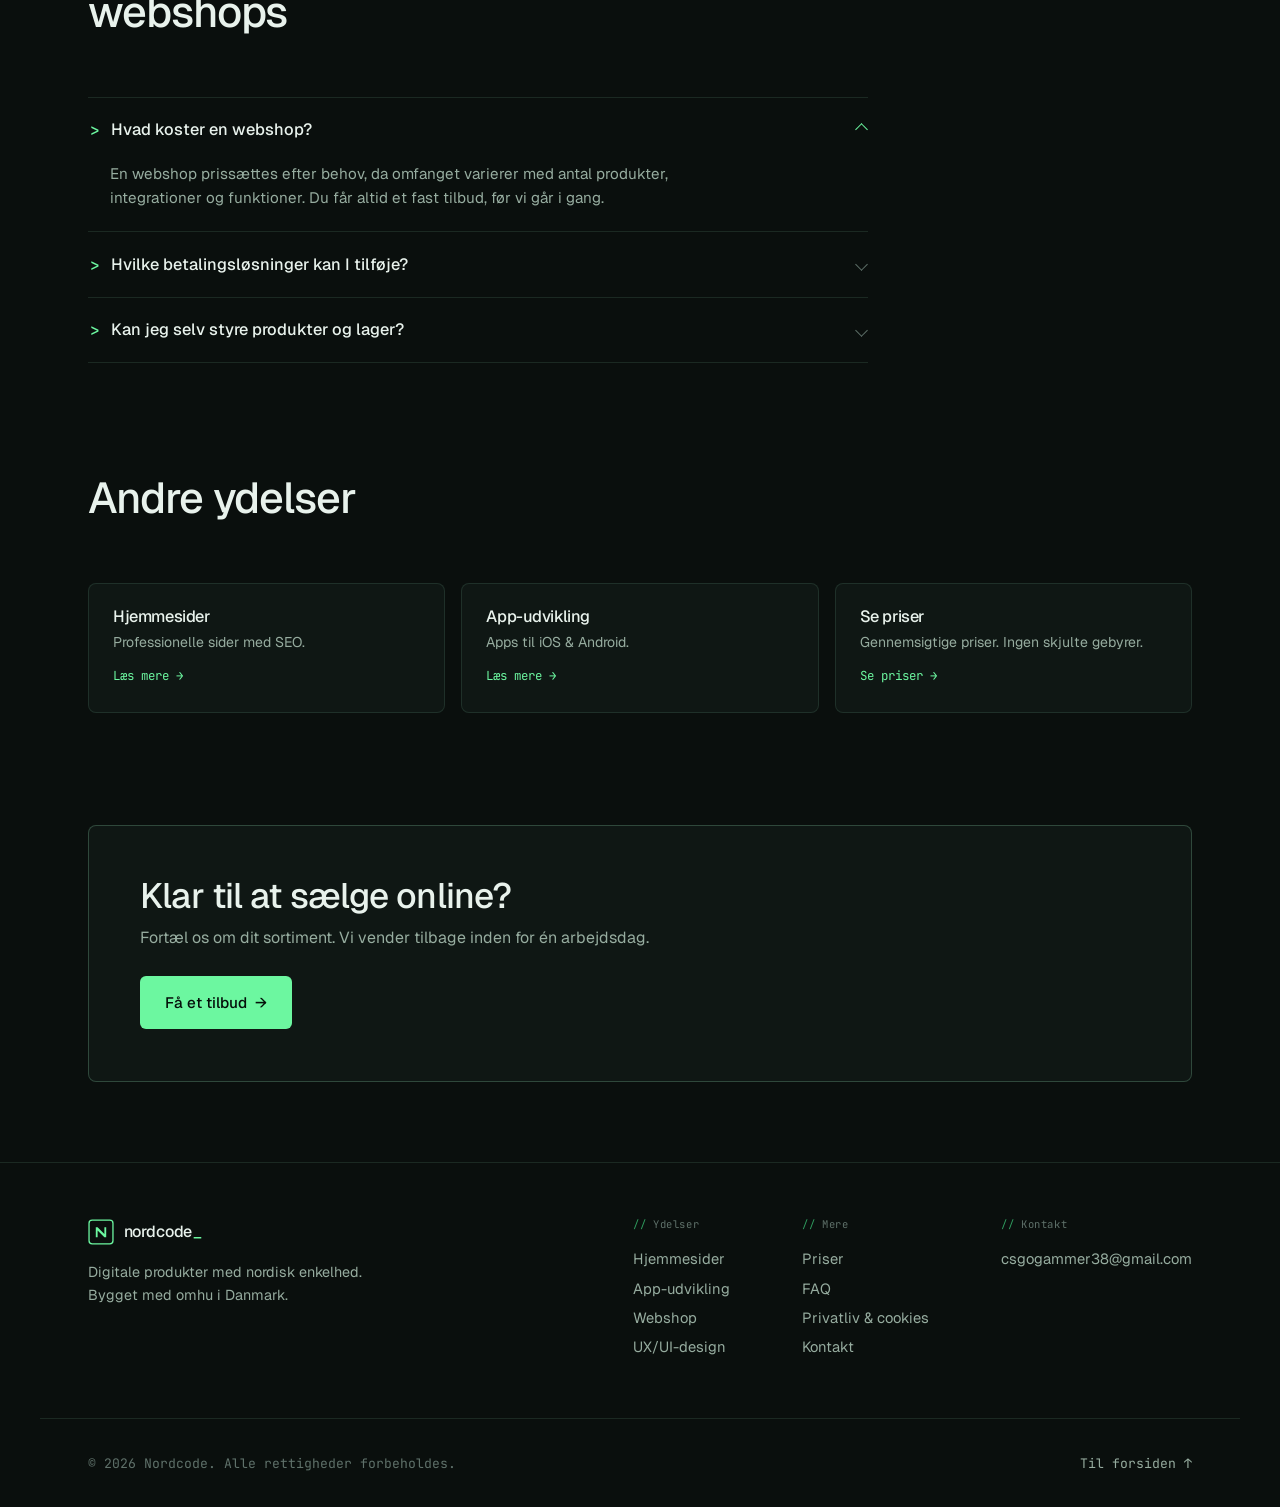
<file: webshop/index.html>
<!DOCTYPE html>
<html lang="da">
<head>
  <meta charset="UTF-8" />
  <meta name="viewport" content="width=device-width, initial-scale=1.0" />
  <title>Webshop og e-handel: få en webshop der sælger | Nordcode</title>
  <meta name="description" content="Få bygget en hurtig, brugervenlig webshop, der konverterer besøgende til kunder. Nordcode designer og udvikler webshops med betaling, lager og SEO. Få et tilbud." />
  <meta name="keywords" content="webshop, e-handel, online butik, webshop pris, e-commerce, webshop Danmark, sælg online" />
  <meta name="robots" content="index, follow, max-image-preview:large" />
  <meta name="theme-color" content="#0a0f0d" />
  <link rel="canonical" href="https://nordcodestudio.com/webshop/" />
  <meta property="og:type" content="website" />
  <meta property="og:site_name" content="Nordcode" />
  <meta property="og:title" content="Webshop og e-handel | Nordcode" />
  <meta property="og:description" content="Hurtige, brugervenlige webshops der konverterer, med betaling, lager og SEO." />
  <meta property="og:url" content="https://nordcodestudio.com/webshop/" />
  <meta property="og:image" content="https://nordcodestudio.com/og-image.png" />
  <meta property="og:locale" content="da_DK" />
  <link rel="preconnect" href="https://fonts.googleapis.com" />
  <link rel="preconnect" href="https://fonts.gstatic.com" crossorigin />
  <link href="https://fonts.googleapis.com/css2?family=Geist:wght@400;500;600&family=JetBrains+Mono:wght@400;500&display=swap" rel="stylesheet" />
  <link rel="stylesheet" href="../styles.css" />
  <link rel="icon" type="image/svg+xml" href="data:image/svg+xml,%3Csvg xmlns='http://www.w3.org/2000/svg' viewBox='0 0 100 100'%3E%3Crect width='100' height='100' rx='16' fill='%230a0f0d'/%3E%3Crect x='6' y='6' width='88' height='88' rx='12' fill='none' stroke='%236cf7a0' stroke-width='4'/%3E%3Cpath d='M30 70V32h7l26 26V32h7v38h-7L37 44v26z' fill='%236cf7a0'/%3E%3C/svg%3E" />
  <script type="application/ld+json">
  {"@context":"https://schema.org","@graph":[
    {"@type":"Service","name":"Webshop og e-handel","serviceType":"E-handel","provider":{"@type":"ProfessionalService","name":"Nordcode","url":"https://nordcodestudio.com/"},"areaServed":{"@type":"Country","name":"Danmark"},"description":"Webshops med betaling, lagerstyring og SEO."},
    {"@type":"BreadcrumbList","itemListElement":[
      {"@type":"ListItem","position":1,"name":"Forside","item":"https://nordcodestudio.com/"},
      {"@type":"ListItem","position":2,"name":"Webshop","item":"https://nordcodestudio.com/webshop/"}]},
    {"@type":"FAQPage","mainEntity":[
      {"@type":"Question","name":"Hvad koster en webshop?","acceptedAnswer":{"@type":"Answer","text":"En webshop prissættes efter behov, da omfanget varierer meget med antal produkter, integrationer og funktioner. Du får altid et fast tilbud, før vi går i gang."}},
      {"@type":"Question","name":"Hvilke betalingsløsninger understøtter I?","acceptedAnswer":{"@type":"Answer","text":"Vi integrerer gængse betalingsløsninger som kort, MobilePay og fakturabetaling, så dine kunder kan betale, som de foretrækker."}},
      {"@type":"Question","name":"Kan jeg selv styre produkter og lager?","acceptedAnswer":{"@type":"Answer","text":"Ja. Du får et brugervenligt system, hvor du nemt kan tilføje produkter, opdatere priser og holde styr på lager og ordrer."}}]}
  ]}
  </script>
</head>
<body>
  <div class="grain" aria-hidden="true"></div>

  <header class="site-header" id="top">
    <a href="../" class="brand" aria-label="Nordcode forside">
      <svg class="brand-mark" viewBox="0 0 100 100" width="30" height="30" aria-hidden="true">
        <rect x="4" y="4" width="92" height="92" rx="12" fill="none" stroke="#6cf7a0" stroke-width="5" />
        <path d="M30 70V32h7l26 26V32h7v38h-7L37 44v26z" fill="#6cf7a0" />
      </svg>
      <span class="brand-name">nordcode</span>
    </a>
    <div class="header-actions">
      <nav class="nav" aria-label="Hovednavigation">
        <a href="../hjemmesider/">Hjemmesider</a>
        <a href="../apps/">Apps</a>
        <a href="../webshop/">Webshop</a>
        <a href="../ux-ui/">UX/UI</a>
        <a href="../#kontakt" class="nav-cta">Kontakt</a>
      </nav>
      <button class="nav-toggle" aria-label="Menu" aria-expanded="false"><span></span><span></span><span></span></button>
    </div>
  </header>

  <main>
    <nav class="breadcrumb" aria-label="Brødkrumme">
      <a href="../">Forside</a><span class="sep">/</span>Webshop
    </nav>

    <section class="page-hero">
      <p class="eyebrow">Webshop &amp; e-handel</p>
      <h1>En webshop, der faktisk sælger</h1>
      <p class="lead">Vi bygger hurtige, overskuelige webshops, hvor det er nemt at finde, vælge og betale, så flere besøgende bliver til kunder.</p>
    </section>

    <section class="section" style="padding-top:1.5rem">
      <div class="prose">
        <p>I e-handel afgøres salget i detaljerne: hvor hurtigt siden loader, hvor nemt det er at finde det rigtige produkt, og hvor gnidningsfri vejen til betaling er. Vi designer hele købsrejsen, så den føles let, og bygger den på et solidt, sikkert fundament.</p>
        <p>Du får en webshop, der både ser professionel ud og er nem at drive i hverdagen: tilføj produkter, justér priser, kør kampagner og hold styr på ordrer, uden teknisk hovedpine.</p>

        <h2>Hvad din webshop får</h2>
        <ul>
          <li><strong>Hurtig, mobilvenlig butik</strong> bygget til konvertering</li>
          <li><strong>Betalingsløsninger</strong>: kort, MobilePay og mere</li>
          <li><strong>Produkt- og lagerstyring</strong> du selv kan håndtere</li>
          <li><strong>SEO til produkter</strong>, så du bliver fundet på Google</li>
          <li><strong>Kampagner &amp; rabatkoder</strong> til at booste salget</li>
          <li><strong>Drift &amp; support</strong>, så butikken altid kører</li>
        </ul>

        <h2>Sådan bygger vi din webshop</h2>
        <h3>1. Strategi</h3>
        <p>Vi gennemgår dit sortiment, dine kunder og din købsrejse for at fjerne forhindringer mod salg.</p>
        <h3>2. Design</h3>
        <p>Et rent, tillidsvækkende design med produkter i fokus og en gnidningsfri checkout.</p>
        <h3>3. Udvikling</h3>
        <p>Vi bygger butikken med betaling, fragt og lager. Hurtigt og sikkert.</p>
        <h3>4. Lancering &amp; optimering</h3>
        <p>Vi går live og forbedrer løbende ud fra rigtige tal, så salget vokser over tid.</p>
      </div>

      <div class="info-grid">
        <article class="card"><h3>Nye webshops</h3><p>Kom godt i gang med en butik bygget til vækst fra dag ét.</p></article>
        <article class="card"><h3>Migrering</h3><p>Flyt din eksisterende butik til en hurtigere, pænere løsning.</p></article>
        <article class="card"><h3>Optimering</h3><p>Få mere ud af din nuværende webshop med bedre UX og hastighed.</p></article>
      </div>
    </section>

    <section class="section faq" style="padding-top:0">
      <div class="section-head"><h2>Ofte stillede spørgsmål om webshops</h2></div>
      <div class="accordion">
        <details open><summary><span>Hvad koster en webshop?</span><span class="chev" aria-hidden="true"></span></summary>
          <div class="acc-body"><p>En webshop prissættes efter behov, da omfanget varierer med antal produkter, integrationer og funktioner. Du får altid et fast tilbud, før vi går i gang.</p></div></details>
        <details><summary><span>Hvilke betalingsløsninger kan I tilføje?</span><span class="chev" aria-hidden="true"></span></summary>
          <div class="acc-body"><p>Vi integrerer kort, MobilePay, fakturabetaling og mere, så dine kunder kan betale, som de foretrækker.</p></div></details>
        <details><summary><span>Kan jeg selv styre produkter og lager?</span><span class="chev" aria-hidden="true"></span></summary>
          <div class="acc-body"><p>Ja. Du får et brugervenligt system til at tilføje produkter, opdatere priser og holde styr på lager og ordrer.</p></div></details>
      </div>
    </section>

    <section class="section" style="padding-top:0">
      <div class="section-head"><h2>Andre ydelser</h2></div>
      <div class="related-grid">
        <a class="related-card" href="../hjemmesider/"><h3>Hjemmesider</h3><p>Professionelle sider med SEO.</p><span class="ra">Læs mere →</span></a>
        <a class="related-card" href="../apps/"><h3>App-udvikling</h3><p>Apps til iOS &amp; Android.</p><span class="ra">Læs mere →</span></a>
        <a class="related-card" href="../#priser"><h3>Se priser</h3><p>Gennemsigtige priser. Ingen skjulte gebyrer.</p><span class="ra">Se priser →</span></a>
      </div>
    </section>
  </main>

  <div class="cta-band">
    <div class="cta-inner">
      <h2>Klar til at sælge online?</h2>
      <p>Fortæl os om dit sortiment. Vi vender tilbage inden for én arbejdsdag.</p>
      <a href="../#kontakt" class="btn btn-primary">Få et tilbud <span class="arrow">→</span></a>
    </div>
  </div>

  <footer class="site-footer">
    <div class="footer-top">
      <div class="footer-brand">
        <div class="brand">
          <svg class="brand-mark" viewBox="0 0 100 100" width="26" height="26" aria-hidden="true"><rect x="4" y="4" width="92" height="92" rx="12" fill="none" stroke="#6cf7a0" stroke-width="5" /><path d="M30 70V32h7l26 26V32h7v38h-7L37 44v26z" fill="#6cf7a0" /></svg>
          <span class="brand-name">nordcode</span>
        </div>
        <p>Digitale produkter med nordisk enkelhed. Bygget med omhu i Danmark.</p>
      </div>
      <nav class="footer-cols" aria-label="Sidefod">
        <div><h4>Ydelser</h4><a href="../hjemmesider/">Hjemmesider</a><a href="../apps/">App-udvikling</a><a href="../webshop/">Webshop</a><a href="../ux-ui/">UX/UI-design</a></div>
        <div><h4>Mere</h4><a href="../#priser">Priser</a><a href="../#faq">FAQ</a><a href="../privatliv/">Privatliv &amp; cookies</a><a href="../#kontakt">Kontakt</a></div>
        <div><h4>Kontakt</h4><a href="mailto:csgogammer38@gmail.com">csgogammer38@gmail.com</a></div>
      </nav>
    </div>
    <div class="footer-bottom">
      <p>© <span id="year"></span> Nordcode. Alle rettigheder forbeholdes.</p>
      <a href="../" class="to-top">Til forsiden ↑</a>
    </div>
  </footer>

  <script src="../script.js"></script>
</body>
</html>
</file>
<file: styles.css>
/* =====================================================
   Nordcode · dark-tech / terminal design system
   Locked: dark theme · one accent (terminal green)
   radius 6px · Geist (display/body) + JetBrains Mono
   ===================================================== */
:root {
  --bg: #0a0f0d;
  --bg-2: #0d1512;
  --panel: #0f1714;
  --panel-2: #121c18;
  --line: rgba(150, 224, 184, 0.12);
  --line-2: rgba(150, 224, 184, 0.24);
  --ink: #e8f2ec;
  --muted: #96ac9f;
  --faint: #5f716a;
  --accent: #6cf7a0;
  --accent-dim: #2f9d5f;
  --danger: #ffcf6b;
  --r: 6px;
  --maxw: 1200px;
  --gutter: clamp(1.15rem, 4vw, 3rem);
  --ease: cubic-bezier(0.22, 1, 0.36, 1);
}

* { box-sizing: border-box; }
html { scroll-behavior: smooth; -webkit-text-size-adjust: 100%; overflow-x: hidden; }

body {
  margin: 0;
  font-family: "Geist", system-ui, sans-serif;
  background: var(--bg);
  color: var(--ink);
  line-height: 1.6;
  -webkit-font-smoothing: antialiased;
  overflow-x: hidden;
}

h1, h2, h3, h4 { font-weight: 500; letter-spacing: -0.025em; line-height: 1.08; margin: 0; }
a { color: inherit; text-decoration: none; }
::selection { background: rgba(108, 247, 160, 0.24); color: #fff; }

.mono, .kicker, .eyebrow, .breadcrumb, .term, .svc-perm, .svc-no,
.price-tag, .stat-num, .step-no, .marquee-track, .field label, .footer-cols h4 {
  font-family: "JetBrains Mono", ui-monospace, monospace;
}

/* retire old decorative layers */
.scroll-progress, .cursor-glow { display: none !important; }

/* scanline + grain texture */
.grain {
  position: fixed; inset: 0; z-index: 60; pointer-events: none; opacity: 0.5;
  background:
    repeating-linear-gradient(0deg, rgba(0,0,0,0), rgba(0,0,0,0) 2px, rgba(0,0,0,0.16) 3px, rgba(0,0,0,0) 4px);
  mix-blend-mode: multiply;
}

/* ===== Header ===== */
.site-header {
  position: sticky; top: 0; z-index: 50;
  display: flex; align-items: center; justify-content: space-between; gap: 1rem;
  max-width: var(--maxw); margin: 0 auto;
  padding: 0 var(--gutter); height: 66px;
  border-bottom: 1px solid transparent; transition: border-color 0.3s;
}
.site-header::before {
  content: ""; position: absolute; inset: 0; z-index: -1;
  background: rgba(10, 15, 13, 0.78); -webkit-backdrop-filter: blur(10px); backdrop-filter: blur(10px);
  opacity: 0; transition: opacity 0.3s;
}
.site-header.scrolled::before { opacity: 1; }
.site-header.scrolled { border-bottom-color: var(--line); }

.brand { display: flex; align-items: center; gap: 0.6rem; }
.brand-mark { display: block; }
.brand-name { font-weight: 500; font-size: 1rem; letter-spacing: -0.01em; }
.brand-name::after { content: "_"; color: var(--accent); margin-left: 1px; animation: blink 1.2s steps(1) infinite; }

.header-actions { display: flex; align-items: center; gap: 0.35rem; }
.nav { display: flex; align-items: center; }
.nav a { color: var(--muted); font-size: 0.9rem; padding: 0.45rem 0.75rem; transition: color 0.2s; }
.nav a:hover { color: var(--ink); }
.nav-cta {
  color: #05100a !important; background: var(--accent); font-weight: 600;
  border-radius: var(--r); margin-left: 0.5rem; padding: 0.5rem 0.95rem !important;
  transition: background 0.2s, box-shadow 0.2s;
}
.nav-cta:hover { background: #86ffb2; box-shadow: 0 0 24px -6px rgba(108, 247, 160, 0.55); }

.lang-toggle {
  display: inline-flex; align-items: center; gap: 0.3rem; margin-left: 0.5rem;
  background: none; border: 1px solid var(--line); border-radius: var(--r); cursor: pointer;
  padding: 0.35rem 0.6rem; font-family: "JetBrains Mono", monospace; font-size: 0.72rem;
  color: var(--faint); letter-spacing: 0.04em; transition: border-color 0.2s;
}
.lang-toggle:hover { border-color: var(--line-2); }
.lang-toggle [data-lang].active { color: var(--accent); }
.lang-toggle .sep { opacity: 0.5; }

.nav-toggle { display: none; flex-direction: column; gap: 5px; background: none; border: 0; cursor: pointer; padding: 8px; }
.nav-toggle span { width: 22px; height: 1.5px; background: var(--ink); transition: transform 0.3s, opacity 0.3s; }
.nav-toggle[aria-expanded="true"] span:nth-child(1) { transform: translateY(6.5px) rotate(45deg); }
.nav-toggle[aria-expanded="true"] span:nth-child(2) { opacity: 0; }
.nav-toggle[aria-expanded="true"] span:nth-child(3) { transform: translateY(-6.5px) rotate(-45deg); }

@keyframes blink { 0%, 50% { opacity: 1; } 50.01%, 100% { opacity: 0; } }

/* ===== Buttons ===== */
.btn {
  display: inline-flex; align-items: center; gap: 0.5rem; justify-content: center;
  padding: 0.85rem 1.5rem; font-weight: 500; font-size: 0.95rem; border-radius: var(--r);
  border: 1px solid transparent; cursor: pointer;
  transition: background 0.2s, border-color 0.2s, color 0.2s, box-shadow 0.2s;
}
.btn .arrow { transition: transform 0.25s var(--ease); }
.btn:hover .arrow { transform: translateX(4px); }
.btn-primary { background: var(--accent); color: #05100a; }
.btn-primary:hover { background: #86ffb2; box-shadow: 0 0 30px -8px rgba(108, 247, 160, 0.6); }
.btn-primary:disabled { opacity: 0.6; cursor: wait; }
.btn-ghost { border-color: var(--line-2); color: var(--ink); background: transparent; }
.btn-ghost:hover { border-color: var(--accent); color: var(--accent); }

/* ===== Layout primitives ===== */
.section { max-width: var(--maxw); margin: 0 auto; padding: clamp(4rem, 9vw, 7rem) var(--gutter); }
.eyebrow, .kicker {
  display: inline-block; font-size: 0.74rem; letter-spacing: 0.04em; color: var(--accent-dim);
  margin: 0 0 1.1rem; text-transform: none;
}
.eyebrow::before, .kicker::before { content: "// "; color: var(--faint); }
.section-head { max-width: 640px; margin-bottom: clamp(2.5rem, 5vw, 3.8rem); }
.section-head h2 { font-size: clamp(1.8rem, 4vw, 2.7rem); }
.section-sub { color: var(--muted); margin: 1rem 0 0; font-size: 1.05rem; max-width: 56ch; }

/* ===== Hero ===== */
.hero {
  position: relative; max-width: var(--maxw); margin: 0 auto;
  padding: clamp(2.5rem, 6vh, 4.5rem) var(--gutter) clamp(3rem, 6vw, 4.5rem);
  display: grid; grid-template-columns: minmax(0, 1.12fr) minmax(0, 0.95fr);
  gap: clamp(2rem, 5vw, 3.5rem); align-items: center;
}
.hero::before {
  content: ""; position: absolute; inset: -10% -20% auto -20%; height: 70%; z-index: -1; pointer-events: none;
  background: radial-gradient(60% 60% at 70% 20%, rgba(108, 247, 160, 0.10), transparent 70%);
}
.hero-kicker {
  font-family: "JetBrains Mono", monospace; font-size: 0.78rem; color: var(--accent-dim);
  margin: 0 0 1.5rem; display: flex; align-items: center; gap: 0.6rem;
}
.hero-kicker::before { content: "$"; color: var(--accent); }
.hero h1 {
  font-size: clamp(2.3rem, 4.1vw, 3.65rem); letter-spacing: -0.035em; line-height: 1.04;
  margin: 0 0 1.4rem;
}
.hero h1 .grad, .hero h1 .accent { color: var(--accent); }
.hero .lead { color: var(--muted); font-size: clamp(1.05rem, 1.6vw, 1.2rem); max-width: 46ch; margin: 0 0 2.1rem; }
.hero-actions { display: flex; gap: 0.8rem; flex-wrap: wrap; }

/* terminal window */
.term {
  border: 1px solid var(--line-2); border-radius: 8px; overflow: hidden;
  background: var(--panel); box-shadow: 0 30px 80px -40px rgba(0,0,0,0.8), 0 0 0 1px rgba(108,247,160,0.04);
  font-size: 0.92rem;
}
.term-bar { display: flex; align-items: center; gap: 0.5rem; padding: 0.7rem 0.9rem; border-bottom: 1px solid var(--line); background: var(--bg-2); }
.term-dot { width: 11px; height: 11px; border-radius: 50%; background: var(--faint); opacity: 0.6; }
.term-dot.g { background: var(--accent); opacity: 0.85; }
.term-title { margin-left: 0.4rem; font-family: "JetBrains Mono", monospace; font-size: 0.72rem; color: var(--faint); }
.term-body { padding: 1.2rem 1.15rem 1.4rem; font-family: "JetBrains Mono", monospace; line-height: 1.85; min-height: 260px; }
.term-line { white-space: pre-wrap; word-break: break-word; }
.term-line .p { color: var(--accent); }
.term-line .c { color: var(--ink); }
.term-line .o { color: var(--muted); }
.term-line .dir { color: var(--accent); }
.term-cursor { display: inline-block; width: 9px; height: 1.05em; background: var(--accent); vertical-align: text-bottom; animation: blink 1.1s steps(1) infinite; }

/* ===== Marquee ===== */
.marquee {
  border-block: 1px solid var(--line); overflow: hidden; padding: 0.85rem 0; background: var(--bg-2);
  -webkit-mask-image: linear-gradient(90deg, transparent, #000 8%, #000 92%, transparent);
          mask-image: linear-gradient(90deg, transparent, #000 8%, #000 92%, transparent);
}
.marquee-track { display: inline-flex; gap: 2.4rem; white-space: nowrap; animation: scroll 44s linear infinite; }
.marquee-track span { font-size: 0.74rem; letter-spacing: 0.06em; color: var(--faint); }
.marquee-track span::before { content: "› "; color: var(--accent-dim); }
@keyframes scroll { to { transform: translateX(-50%); } }

/* ===== Services (ls listing) ===== */
.svc-cmd { font-family: "JetBrains Mono", monospace; font-size: 0.85rem; color: var(--faint); margin-bottom: 1.5rem; }
.svc-cmd::before { content: "$ "; color: var(--accent); }
.svc-list { border-top: 1px solid var(--line); }
.svc-row {
  display: grid; grid-template-columns: 8.5rem minmax(0, 1.5fr) auto;
  align-items: baseline; gap: clamp(1rem, 3vw, 2.5rem);
  padding: clamp(1.3rem, 3vw, 1.9rem) 0.2rem; border-bottom: 1px solid var(--line);
  transition: background 0.2s, padding-left 0.25s var(--ease);
}
.svc-row:hover { background: var(--panel); padding-left: 0.9rem; }
.svc-name { display: flex; flex-direction: column; gap: 0.35rem; }
.svc-perm { font-size: 0.74rem; color: var(--faint); letter-spacing: 0.02em; }
.svc-name h3 { font-size: clamp(1.2rem, 2.4vw, 1.6rem); letter-spacing: -0.02em; }
.svc-name h3::after { content: "/"; color: var(--accent-dim); }
.svc-row:hover .svc-name h3 { color: var(--accent); }
.svc-row p { color: var(--muted); margin: 0; font-size: 0.95rem; max-width: 48ch; }
.svc-arrow { font-family: "JetBrains Mono", monospace; color: var(--faint); align-self: center; transition: color 0.2s, transform 0.25s var(--ease); }
.svc-row:hover .svc-arrow { color: var(--accent); transform: translateX(4px); }

/* ===== Pricing ===== */
.price-grid { display: grid; grid-template-columns: repeat(3, 1fr); gap: 1rem; }
.price-card {
  display: flex; flex-direction: column; position: relative;
  background: var(--panel); border: 1px solid var(--line); border-radius: 8px;
  padding: clamp(1.6rem, 2.6vw, 2.2rem);
}
.price-card.featured { border-color: var(--accent-dim); box-shadow: 0 0 60px -30px rgba(108, 247, 160, 0.5); }
.price-tag { font-size: 0.72rem; color: var(--faint); margin-bottom: 1rem; display: block; }
.price-tag::before { content: "~/"; color: var(--accent-dim); }
.price-badge {
  position: absolute; top: 1.3rem; right: 1.4rem; font-family: "JetBrains Mono", monospace;
  font-size: 0.66rem; color: var(--accent); letter-spacing: 0.04em;
}
.price-badge::before { content: "// "; color: var(--faint); }
.price-card h3 { font-size: 1.3rem; margin-bottom: 0.5rem; }
.price-desc { color: var(--muted); margin: 0 0 1.5rem; font-size: 0.92rem; }
.price-block { margin-bottom: 1.5rem; padding-bottom: 1.4rem; border-bottom: 1px solid var(--line); }
.price { display: flex; align-items: baseline; gap: 0.5rem; flex-wrap: wrap; font-family: "JetBrains Mono", monospace; }
.price-from { font-size: 0.66rem; color: var(--faint); letter-spacing: 0.04em; }
.price .amount { font-size: clamp(2rem, 3.4vw, 2.6rem); font-weight: 500; letter-spacing: -0.02em; line-height: 1; color: var(--accent); }
.price .cur { color: var(--muted); font-size: 1rem; }
.price-mo { display: inline-flex; align-items: baseline; gap: 0.35rem; margin-top: 0.9rem; font-family: "JetBrains Mono", monospace; font-size: 0.8rem; border: 1px solid var(--line); border-radius: var(--r); padding: 0.35rem 0.7rem; }
.price-mo .mo-plus { color: var(--accent); }
.price-mo .mo-per { color: var(--muted); }
.price-note { color: var(--faint); font-size: 0.8rem; margin: 0.8rem 0 0; }
.price-list { list-style: none; padding: 0; margin: 0 0 1.7rem; display: flex; flex-direction: column; gap: 0.6rem; flex: 1; }
.price-list li { position: relative; padding-left: 1.5rem; color: var(--muted); font-size: 0.92rem; }
.price-list li::before { content: "+"; position: absolute; left: 0; color: var(--accent); font-family: "JetBrains Mono", monospace; }
.price-card .btn { width: 100%; margin-top: auto; }
.price-foot { color: var(--faint); font-size: 0.85rem; margin: 1.6rem 0 0; font-family: "JetBrains Mono", monospace; }
.price-foot::before { content: "# "; color: var(--accent-dim); }

/* ===== Stats ===== */
.stats-band { border-block: 1px solid var(--line); background: var(--bg-2); }
.stats-inner { max-width: var(--maxw); margin: 0 auto; display: grid; grid-template-columns: repeat(3, 1fr); padding: 0 var(--gutter); }
.stats-inner-3 { grid-template-columns: repeat(3, 1fr); }
.stat { padding: clamp(1.8rem, 4vw, 2.6rem) clamp(1rem, 2.5vw, 2rem); border-left: 1px solid var(--line); }
.stat:first-child { border-left: 0; padding-left: 0; }
.stat-num { display: block; font-size: clamp(2rem, 4.5vw, 2.9rem); font-weight: 500; letter-spacing: -0.02em; line-height: 1.05; color: var(--accent); }
.stat-label { display: block; color: var(--muted); font-size: 0.88rem; margin-top: 0.5rem; }
.stat-label::before { content: "› "; color: var(--faint); font-family: "JetBrains Mono", monospace; }

/* ===== Process ===== */
.build-log { font-family: "JetBrains Mono", monospace; font-size: 0.85rem; color: var(--faint); margin: 0 0 1.9rem; }
.build-log .bl-p { color: var(--accent); }
.build-log .bl-out { color: var(--accent); }
.steps { list-style: none; padding: 0; margin: 0; display: grid; grid-template-columns: repeat(4, 1fr); gap: clamp(1.2rem, 2.5vw, 2rem); }
.steps li { border-top: 1px solid var(--line-2); padding-top: 1.2rem; position: relative; }
.steps li::before { content: ""; position: absolute; top: -1px; left: 0; width: 2.2rem; height: 2px; background: var(--accent); transition: width 0.7s var(--ease); }
.steps li.done::before { width: 100%; opacity: 0.55; }
.step-no::after { content: " · …"; color: var(--faint); }
.steps li.done .step-no::after { content: " · ok"; color: var(--accent); }
.step-no { font-size: 0.74rem; color: var(--accent-dim); letter-spacing: 0.06em; }
.steps h3 { font-size: 1.1rem; margin: 0.7rem 0 0.45rem; letter-spacing: -0.015em; }
.steps p { color: var(--muted); margin: 0; font-size: 0.92rem; }

/* ===== FAQ ===== */
.accordion { max-width: 780px; border-top: 1px solid var(--line); }
.accordion details { border-bottom: 1px solid var(--line); }
.accordion summary {
  list-style: none; cursor: pointer; padding: 1.2rem 0.1rem; font-size: 1.02rem; font-weight: 500;
  display: flex; align-items: center; justify-content: flex-start; gap: 0.7rem; transition: color 0.2s;
}
.accordion summary::-webkit-details-marker { display: none; }
.accordion summary::before { content: ">"; font-family: "JetBrains Mono", monospace; color: var(--accent); }
.accordion summary:hover { color: var(--accent); }
.chev { width: 9px; height: 9px; flex-shrink: 0; margin-left: auto; border-right: 1.5px solid var(--faint); border-bottom: 1.5px solid var(--faint); transform: rotate(45deg); transition: transform 0.3s var(--ease); }
.accordion details[open] .chev { transform: rotate(-135deg); border-color: var(--accent); }
.acc-body p { margin: 0 0 1.3rem 1.4rem; color: var(--muted); max-width: 64ch; font-size: 0.95rem; }
.accordion details[open] .acc-body { animation: fade 0.35s var(--ease); }
@keyframes fade { from { opacity: 0; transform: translateY(-5px); } to { opacity: 1; transform: none; } }

/* ===== Contact ===== */
.contact-grid { display: grid; grid-template-columns: minmax(0, 1fr) minmax(0, 1.15fr); gap: clamp(2.5rem, 6vw, 5rem); align-items: start; }
.contact-info h2 { font-size: clamp(1.8rem, 4vw, 2.6rem); margin-bottom: 1rem; }
.contact-info p { color: var(--muted); max-width: 40ch; }
.contact-alt { margin-top: 2rem; font-size: 0.92rem; color: var(--muted); font-family: "JetBrains Mono", monospace; }
.contact-alt::before { content: "$ mail "; color: var(--accent-dim); }
.contact-alt a { color: var(--accent); border-bottom: 1px solid transparent; transition: border-color 0.2s; }
.contact-alt a:hover { border-bottom-color: var(--accent); }

.contact-form {
  display: grid; grid-template-columns: 1fr 1fr; gap: 1.1rem;
  border: 1px solid var(--line); border-radius: 8px; padding: clamp(1.4rem, 3vw, 2rem); background: var(--panel);
}
.field { display: flex; flex-direction: column; gap: 0.45rem; }
.field-full { grid-column: 1 / -1; }
.field label { font-size: 0.68rem; letter-spacing: 0.04em; color: var(--muted); }
.field label::before { content: "> "; color: var(--accent-dim); }
.field input, .field textarea {
  font: inherit; color: var(--ink); background: var(--bg); border: 1px solid var(--line);
  border-radius: var(--r); padding: 0.8rem 0.95rem; resize: vertical; transition: border-color 0.2s;
}
.field input::placeholder, .field textarea::placeholder { color: var(--faint); }
.field input:focus, .field textarea:focus { outline: none; border-color: var(--accent); }
.contact-form .btn { grid-column: 1 / -1; }
.form-status { grid-column: 1 / -1; margin: 0; min-height: 1.2em; font-size: 0.9rem; color: var(--accent); font-family: "JetBrains Mono", monospace; }
.hp-field { position: absolute !important; left: -9999px !important; width: 1px; height: 1px; opacity: 0; pointer-events: none; }

/* ===== Footer ===== */
.site-footer { border-top: 1px solid var(--line); }
.footer-top { max-width: var(--maxw); margin: 0 auto; padding: clamp(2.5rem, 5vw, 3.5rem) var(--gutter); display: flex; justify-content: space-between; gap: 2.5rem; flex-wrap: wrap; }
.footer-brand { max-width: 300px; }
.footer-brand p { color: var(--muted); margin: 1rem 0 0; font-size: 0.9rem; }
.footer-cols { display: flex; gap: clamp(2rem, 6vw, 4.5rem); flex-wrap: wrap; }
.footer-cols h4 { font-size: 0.66rem; letter-spacing: 0.06em; color: var(--faint); margin-bottom: 0.9rem; font-weight: 400; }
.footer-cols h4::before { content: "// "; color: var(--accent-dim); }
.footer-cols a { display: block; color: var(--muted); font-size: 0.92rem; padding: 0.18rem 0; transition: color 0.2s; }
.footer-cols a:hover { color: var(--accent); }
.footer-bottom { max-width: var(--maxw); margin: 0 auto; padding: 1.3rem var(--gutter); border-top: 1px solid var(--line); display: flex; justify-content: space-between; align-items: center; gap: 1rem; flex-wrap: wrap; color: var(--faint); font-size: 0.82rem; font-family: "JetBrains Mono", monospace; }
.to-top { color: var(--muted); transition: color 0.2s; }
.to-top:hover { color: var(--accent); }

/* ===== Subpages ===== */
.breadcrumb { max-width: var(--maxw); margin: 0 auto; padding: 1.4rem var(--gutter) 0; font-size: 0.72rem; letter-spacing: 0.04em; color: var(--faint); }
.breadcrumb::before { content: "$ cd "; color: var(--accent-dim); }
.breadcrumb a { color: var(--muted); }
.breadcrumb a:hover { color: var(--accent); }
.breadcrumb .sep { margin: 0 0.35rem; opacity: 0.6; }

.page-hero { max-width: var(--maxw); margin: 0 auto; padding: clamp(1.8rem, 4vw, 3rem) var(--gutter) 0.5rem; }
.page-hero .eyebrow { margin-bottom: 0.9rem; }
.page-hero h1 { font-size: clamp(2.2rem, 5.5vw, 3.6rem); letter-spacing: -0.03em; max-width: 20ch; margin-bottom: 1.1rem; }
.page-hero .lead { color: var(--muted); font-size: clamp(1rem, 1.8vw, 1.15rem); max-width: 60ch; }

.prose { max-width: 68ch; }
.prose > p { color: var(--muted); margin: 0 0 1.2rem; }
.prose h2 { font-size: clamp(1.4rem, 3vw, 1.9rem); margin: 2.6rem 0 1rem; }
.prose h3 { font-size: 1.1rem; margin: 1.7rem 0 0.5rem; }
.prose ul { color: var(--muted); padding-left: 0; list-style: none; margin: 0 0 1.4rem; }
.prose ul li { position: relative; padding-left: 1.5rem; margin-bottom: 0.55rem; }
.prose ul li::before { content: "+"; position: absolute; left: 0; color: var(--accent); font-family: "JetBrains Mono", monospace; }
.prose a { color: var(--accent); border-bottom: 1px solid transparent; transition: border-color 0.2s; }
.prose a:hover { border-bottom-color: var(--accent); }
.prose strong { color: var(--ink); font-weight: 500; }

.info-grid { display: grid; grid-template-columns: repeat(3, 1fr); gap: 1rem; margin-top: 2rem; }
.info-grid .card { background: var(--panel); border: 1px solid var(--line); border-radius: 8px; padding: 1.6rem; }
.info-grid .card h3 { font-size: 1.05rem; margin: 0 0 0.45rem; }
.info-grid .card p { color: var(--muted); margin: 0; font-size: 0.9rem; }
.tag-list { display: none; }

.related-grid { display: grid; grid-template-columns: repeat(3, 1fr); gap: 1rem; }
.related-card { display: block; padding: 1.5rem; background: var(--panel); border: 1px solid var(--line); border-radius: 8px; transition: border-color 0.2s, background 0.2s; }
.related-card:hover { border-color: var(--accent-dim); background: var(--panel-2); }
.related-card h3 { font-size: 1.02rem; margin-bottom: 0.35rem; }
.related-card p { color: var(--muted); font-size: 0.88rem; margin: 0; }
.related-card .ra { font-family: "JetBrains Mono", monospace; color: var(--accent); font-size: 0.78rem; margin-top: 0.8rem; display: inline-block; }

.card-link { font-family: "JetBrains Mono", monospace; color: var(--accent); font-size: 0.85rem; display: inline-block; margin-top: 1rem; }
.card-link:hover { text-decoration: underline; }

.cta-band { max-width: var(--maxw); margin: 0 auto; padding: 0 var(--gutter) clamp(3rem, 7vw, 5rem); }
.cta-inner { border: 1px solid var(--line-2); border-radius: 8px; padding: clamp(2rem, 5vw, 3.2rem); background: var(--panel); }
.cta-inner h2 { font-size: clamp(1.6rem, 3.5vw, 2.2rem); margin-bottom: 0.6rem; }
.cta-inner p { color: var(--muted); margin: 0 0 1.6rem; max-width: 50ch; }

/* ===== Hero matrix rain ===== */
.hero-rain { position: absolute; inset: 0; width: 100%; height: 100%; z-index: 0; opacity: 0.16; pointer-events: none; }
.hero-copy, .hero .term { position: relative; z-index: 1; }

/* ===== Interactive terminal ===== */
.term-body { max-height: 320px; overflow-y: auto; scrollbar-width: thin; scrollbar-color: var(--line-2) transparent; scroll-behavior: smooth; }
.term-body::-webkit-scrollbar { width: 8px; }
.term-body::-webkit-scrollbar-thumb { background: var(--line-2); border-radius: 20px; }
.term-out .term-line { white-space: pre-wrap; word-break: break-word; }
.term-out .term-line.faint { color: var(--faint); }
.term-out .term-line.danger { color: var(--danger); }
.term-out .accent { color: var(--accent); }
.term-out .dir { color: var(--accent); }
.term-link { color: var(--accent); border-bottom: 1px solid transparent; transition: border-color 0.2s; }
.term-link:hover { border-bottom-color: var(--accent); }
.term-cursor-boot { display: inline-block; width: 8px; height: 1.05em; background: var(--accent); vertical-align: text-bottom; animation: blink 1.1s steps(1) infinite; }

.term-input-line { display: flex; align-items: center; flex-wrap: wrap; }
.term-input-line[hidden] { display: none; }
.ti-user { color: var(--accent); }
.ti-colon { color: var(--muted); }
.ti-path { color: var(--accent-dim); }
.ti-dollar { color: var(--accent); margin: 0 0.5ch 0 0.15ch; }
.term-input { flex: 1; min-width: 6ch; background: transparent; border: 0; outline: 0; color: var(--ink); font-family: "JetBrains Mono", ui-monospace, monospace; font-size: inherit; line-height: inherit; caret-color: var(--accent); padding: 0; }

.term-hints { display: flex; flex-wrap: wrap; gap: 0.4rem; padding: 0.7rem 0.9rem 0.85rem; border-top: 1px solid var(--line); background: var(--bg-2); }
.term-hints button { font-family: "JetBrains Mono", monospace; font-size: 0.72rem; color: var(--muted); background: transparent; border: 1px solid var(--line); border-radius: var(--r); padding: 0.28rem 0.6rem; cursor: pointer; transition: border-color 0.2s, color 0.2s, background 0.2s; }
.term-hints button::before { content: "$ "; color: var(--accent-dim); }
.term-hints button:hover { color: var(--accent); border-color: var(--accent-dim); background: var(--panel); }

/* ===== Glitch (green/white split, on-brand) ===== */
@keyframes glitchShift {
  0%, 100% { text-shadow: none; transform: none; }
  20% { text-shadow: 2px 0 rgba(108, 247, 160, 0.75), -2px 0 rgba(232, 242, 236, 0.5); transform: translateX(-1.5px) skewX(-2deg); }
  40% { text-shadow: -2px 0 rgba(108, 247, 160, 0.75), 2px 0 rgba(232, 242, 236, 0.5); transform: translateX(1.5px); }
  60% { text-shadow: 1.5px 0 rgba(108, 247, 160, 0.6); transform: translateX(-0.5px) skewX(1deg); }
  80% { text-shadow: -1px 0 rgba(232, 242, 236, 0.5); }
}
.glitching { animation: glitchShift 0.4s steps(2, end); }
.brand:hover .brand-name { animation: glitchShift 0.4s steps(2, end); }
.svc-row:hover .svc-name h3 { animation: glitchShift 0.35s steps(2, end); }

/* ===== Terminal 3D tilt ===== */
.term.tilt { transition: transform 0.16s ease-out; will-change: transform; }

/* ===== Magnetic buttons ===== */
.btn.magnet, .nav-cta.magnet { transition: background 0.2s, border-color 0.2s, color 0.2s, box-shadow 0.2s, transform 0.28s var(--ease); }

/* marquee: pause on hover so it can be read */
.marquee:hover .marquee-track { animation-play-state: paused; }

/* ===== Cursor spotlight glow ===== */
.price-card::after, .info-grid .card::after, .related-card::after, .svc-row::after {
  content: ""; position: absolute; inset: 0; border-radius: inherit; pointer-events: none; opacity: 0;
  background: radial-gradient(240px circle at var(--mx, 50%) var(--my, 50%), rgba(108, 247, 160, 0.09), transparent 62%);
  transition: opacity 0.35s var(--ease);
}
.price-card:hover::after, .info-grid .card:hover::after, .related-card:hover::after, .svc-row:hover::after { opacity: 1; }

/* ===== Reveal ===== */
.reveal { opacity: 0; transform: translateY(16px); transition: opacity 0.55s var(--ease), transform 0.55s var(--ease); }
.reveal.in { opacity: 1; transform: none; }

/* ===== Responsive ===== */
@media (max-width: 960px) {
  .hero { grid-template-columns: 1fr; }
  .term { order: 2; }
  .price-grid, .info-grid, .related-grid { grid-template-columns: 1fr; }
  .steps { grid-template-columns: 1fr 1fr; }
  .contact-grid { grid-template-columns: 1fr; }
  .svc-row { grid-template-columns: minmax(0, 1fr) auto; }
  .svc-row p { grid-column: 1 / -1; }
  .svc-name { order: 0; }
}
@media (max-width: 700px) {
  .nav { display: none; }
  .nav-toggle { display: flex; }
  .nav.open {
    display: flex; position: absolute; top: 66px; right: var(--gutter);
    flex-direction: column; align-items: stretch; gap: 0.2rem; padding: 0.7rem;
    background: var(--panel); border: 1px solid var(--line); border-radius: 8px; min-width: 210px; z-index: 60;
  }
  .nav.open a { padding: 0.65rem 0.8rem; }
  .nav.open .nav-cta { margin-left: 0; margin-top: 0.4rem; text-align: center; }
  .steps, .contact-form { grid-template-columns: 1fr; }
  .stats-inner, .stats-inner-3 { grid-template-columns: 1fr; }
  .stat { border-left: 0; border-top: 1px solid var(--line); padding-left: 0; }
  .stat:first-child { border-top: 0; }
  .footer-top { flex-direction: column; gap: 2rem; }
  .term-body { max-height: 260px; font-size: 0.82rem; }
}

@media (prefers-reduced-motion: reduce) {
  .reveal { opacity: 1; transform: none; transition: none; }
  .marquee-track { animation: none; }
  .brand-name::after, .term-cursor, .term-cursor-boot { animation: none; }
  .hero-rain { display: none; }
  .term-body { scroll-behavior: auto; }
  .glitching, .brand:hover .brand-name, .svc-row:hover .svc-name h3 { animation: none; }
  html { scroll-behavior: auto; }
}
</file>
